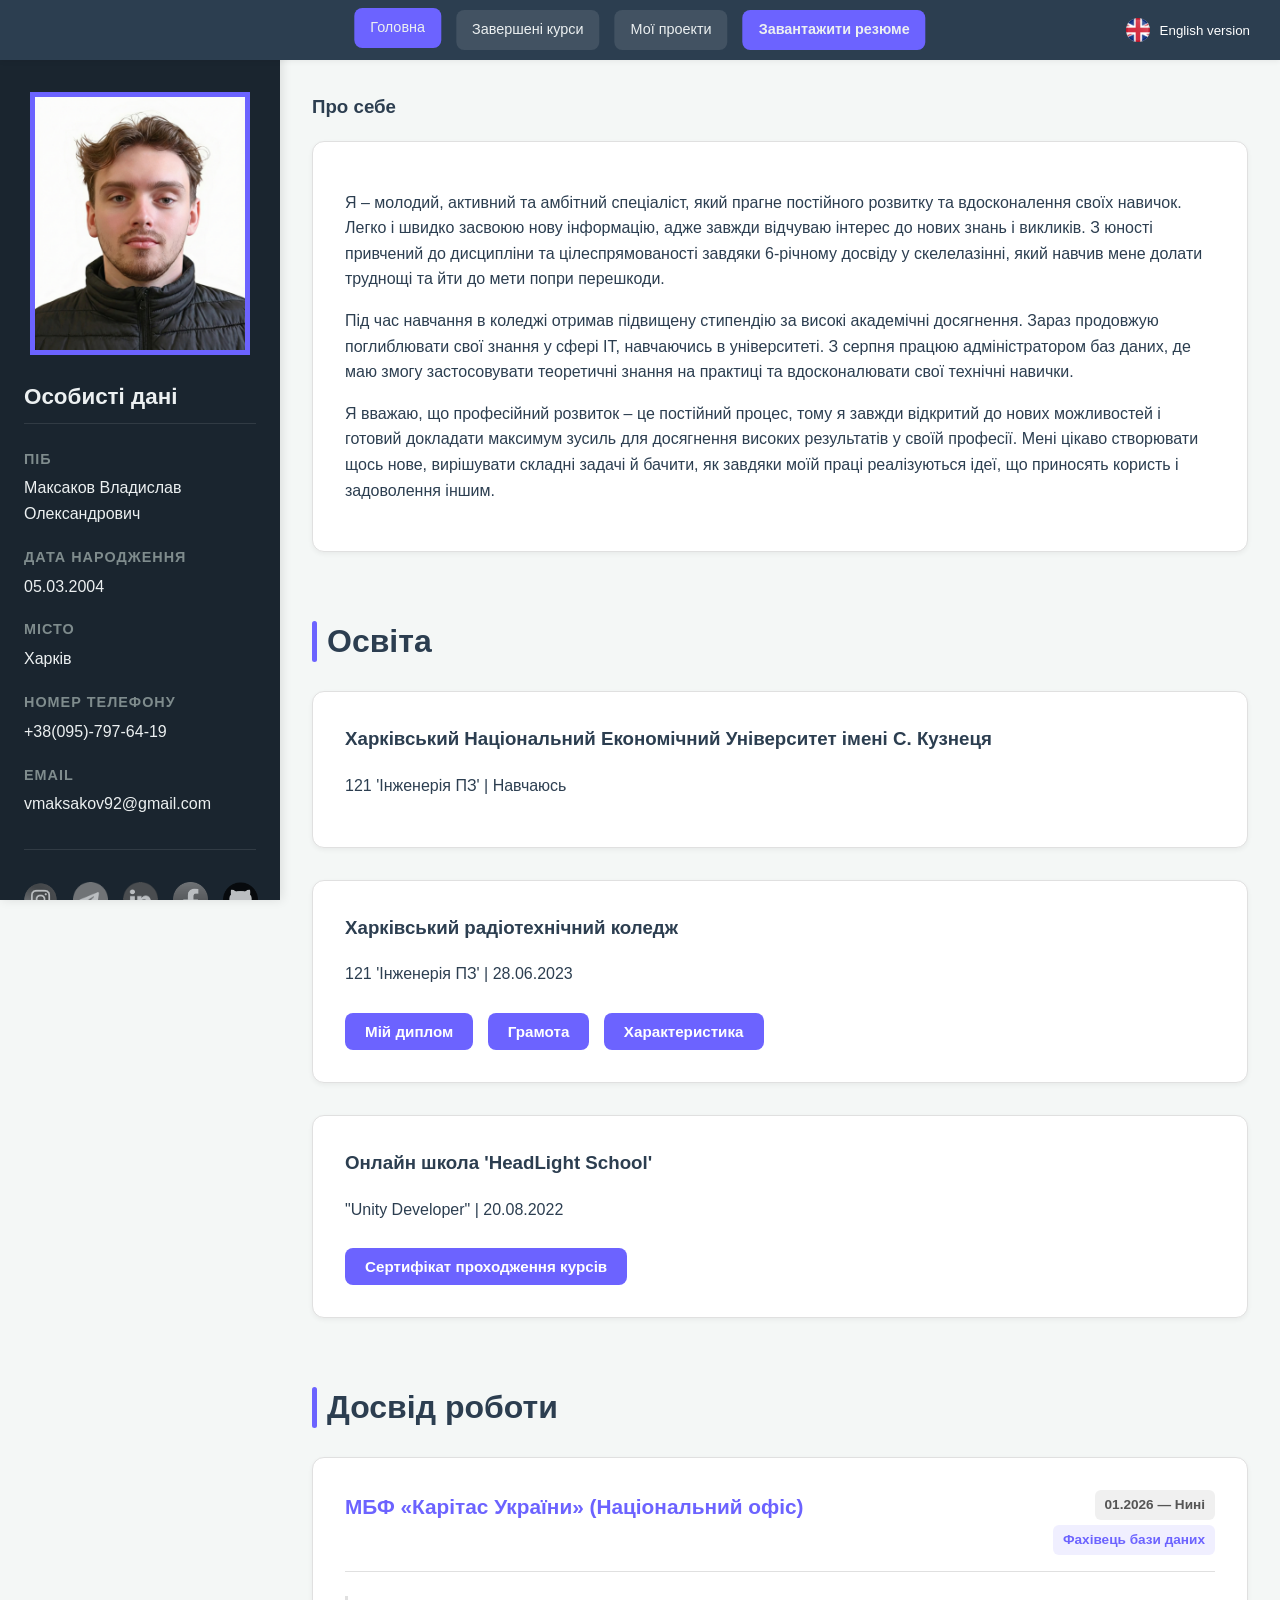
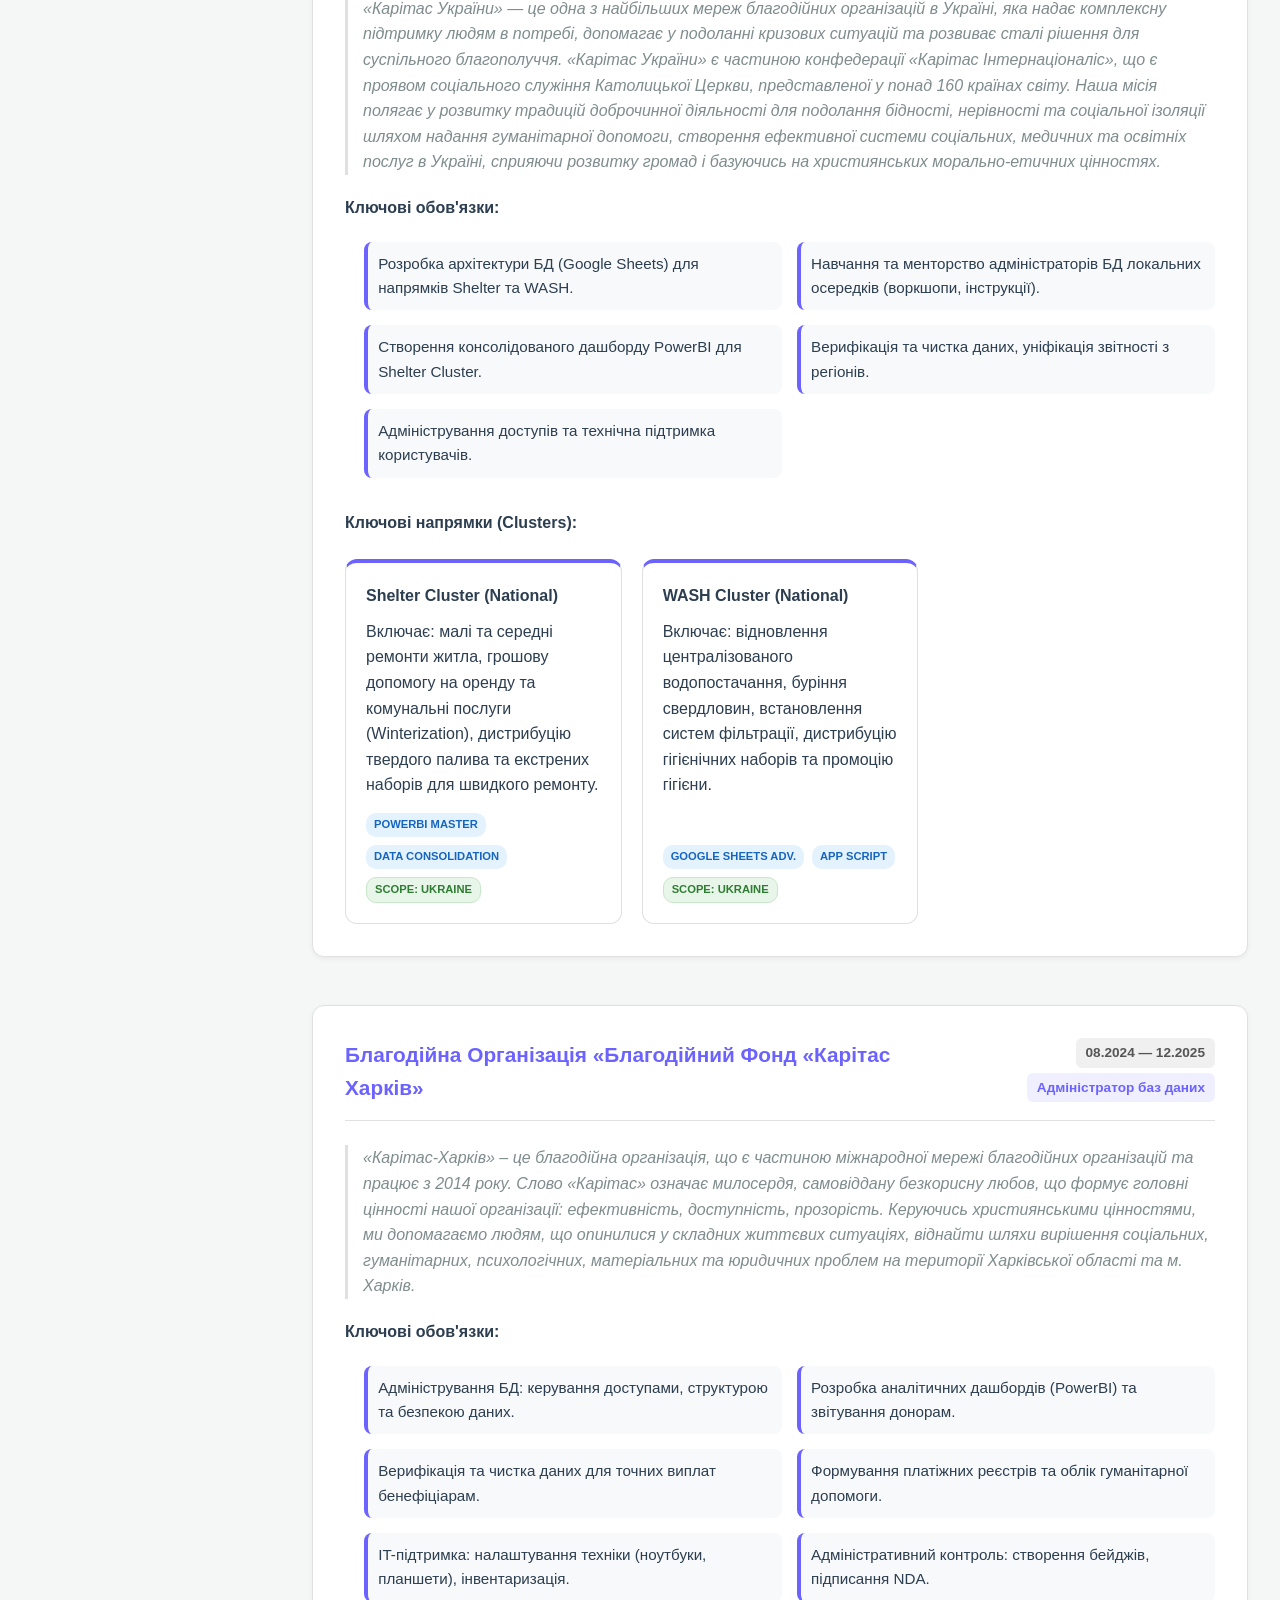
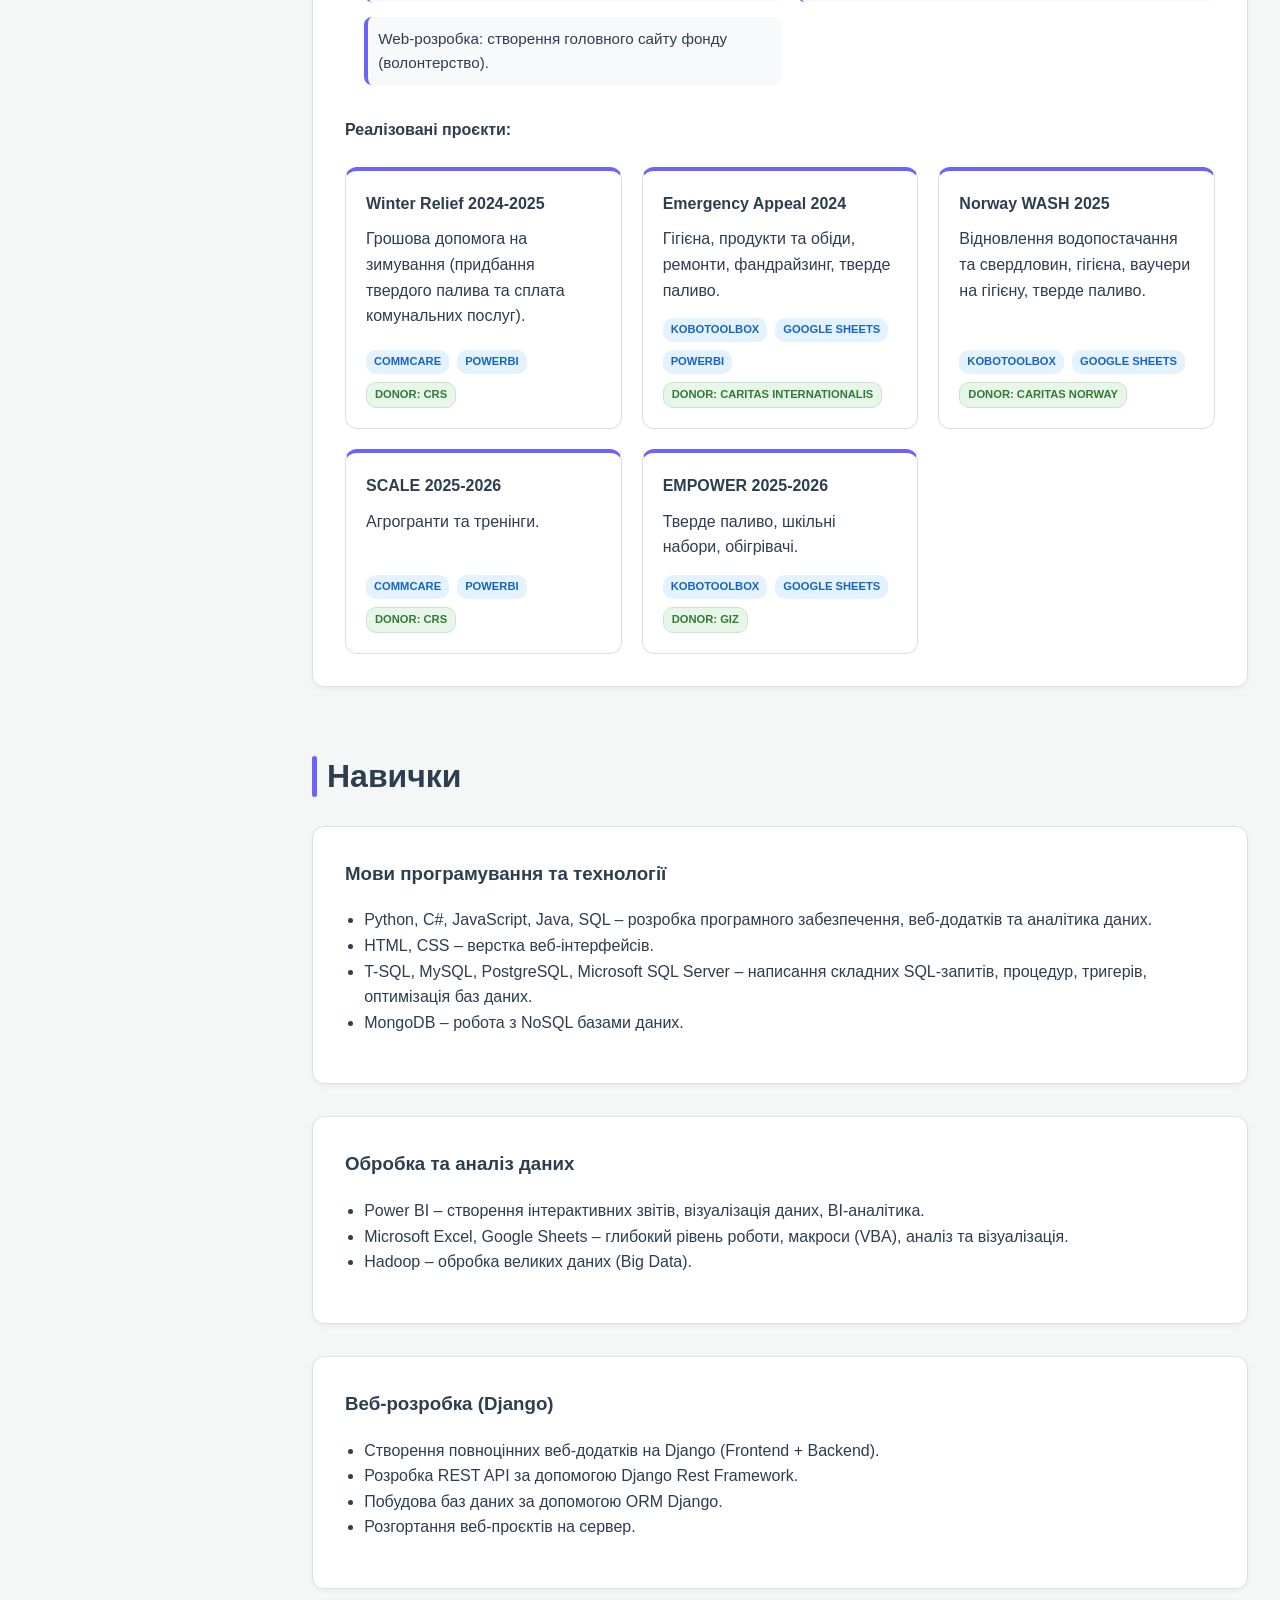
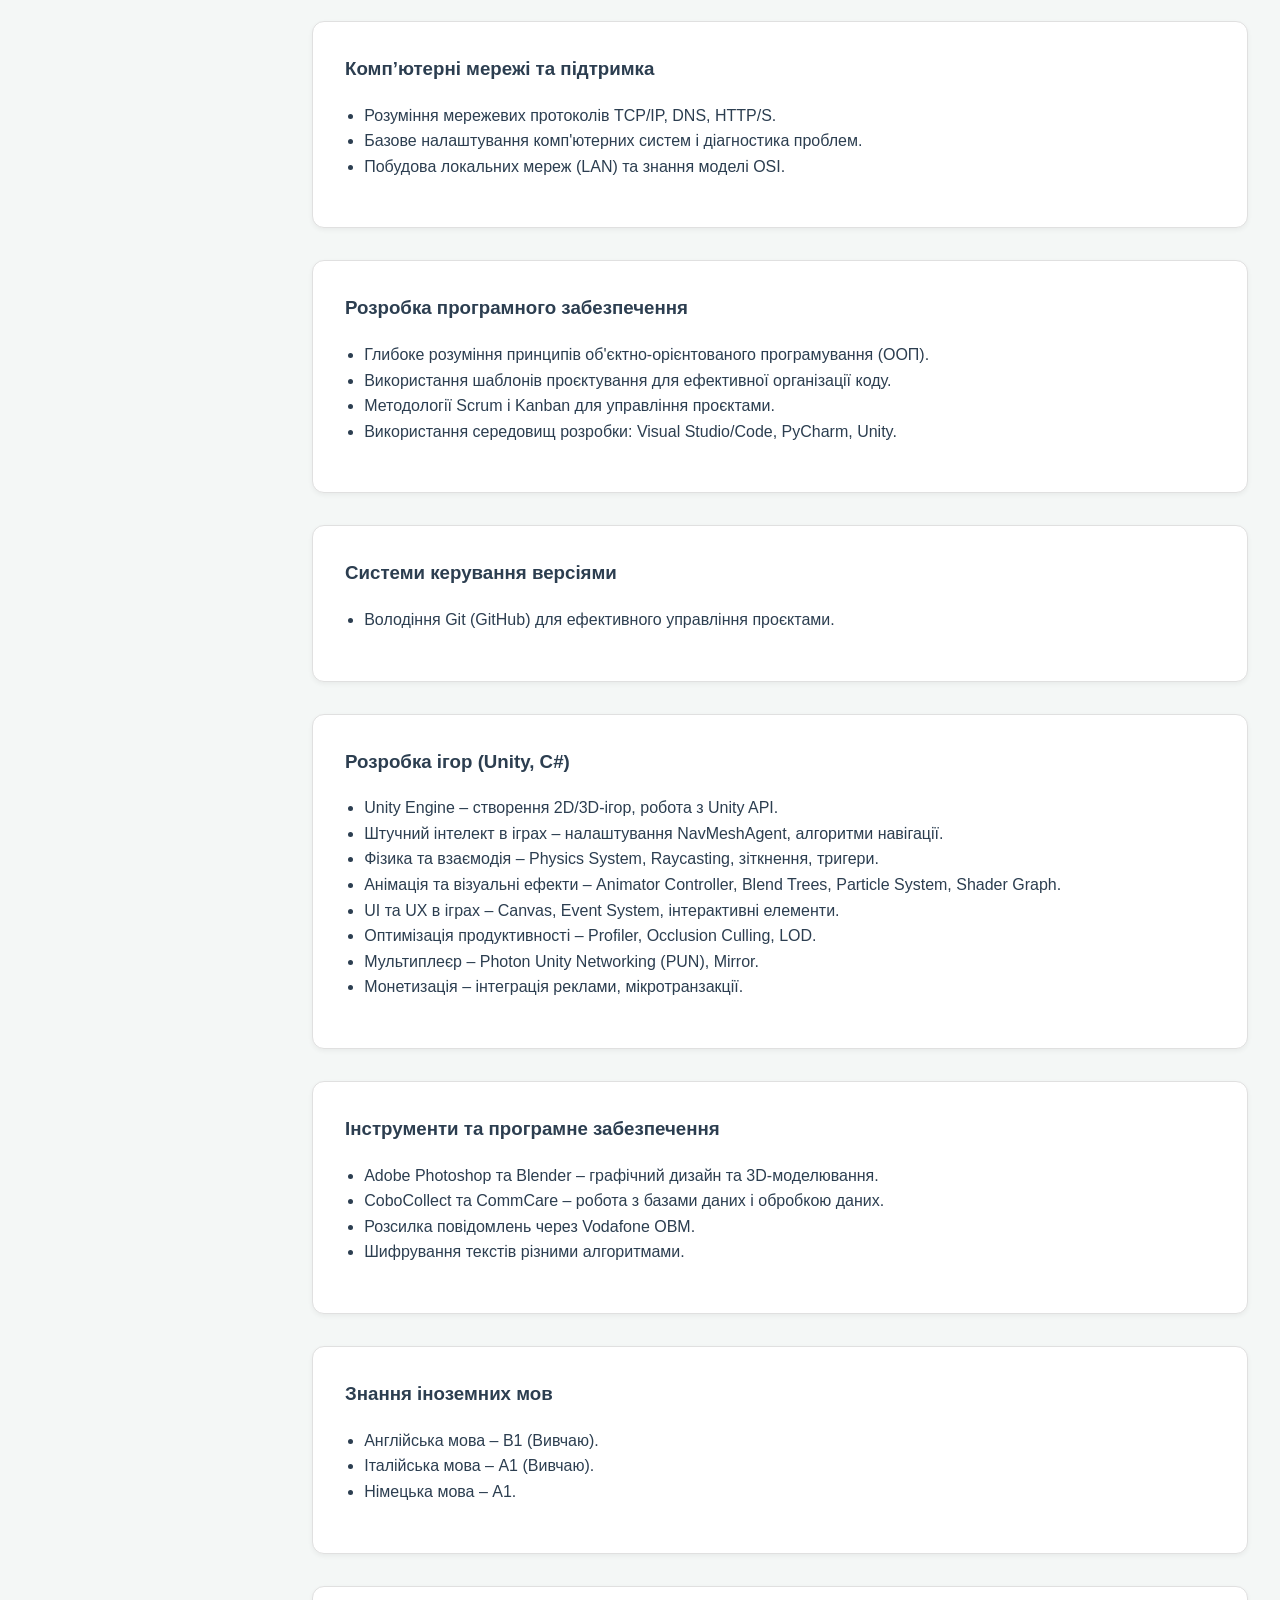
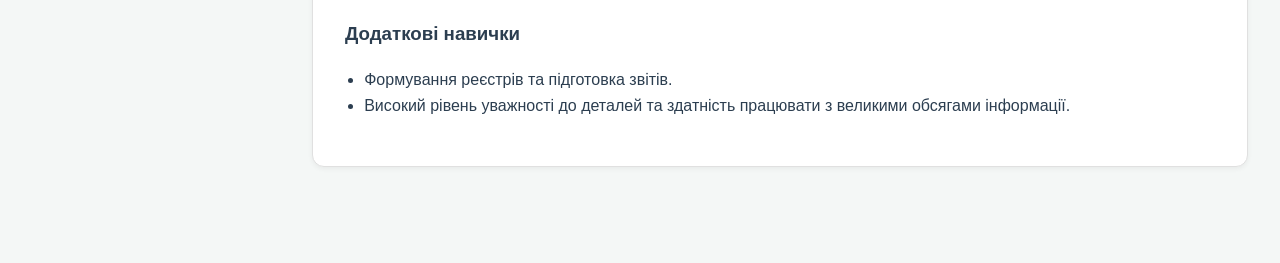
<file: index.html>
<!DOCTYPE html>
<html lang="uk">

<head>
   <meta charset="UTF-8">
   <meta name="viewport" content="width=device-width, initial-scale=1.0">
   <title data-lang-ua="Портфоліо" data-lang-en="Portfolio">Портфоліо</title>
   <link rel="stylesheet" href="styles.css">
   <script src="script.js" defer></script>
</head>

<!-- Модальне вікно для сертифікатів -->
<div id="universalModal" class="modal">
   <span class="close">&times;</span>
   <div class="modal-body" id="modalBody"></div>
</div>

<body>
   <!-- Top Bar (Header) -->
   <header class="top-bar">
      <button id="menu-toggle">☰</button>

      <nav id="page-links">
         <a href="index.html" class="active" data-lang-ua="Головна" data-lang-en="Home">Головна</a>
         <a href="courses.html" data-lang-ua="Завершені курси" data-lang-en="Completed Courses">Завершені курси</a>
         <a href="projects.html" data-lang-ua="Мої проекти" data-lang-en="My Projects">Мої проекти</a>
         <a href="Maksakov_CV.pdf" download class="resume-button" data-lang-ua="Завантажити резюме"
            data-lang-en="Download Resume">Завантажити резюме</a>
      </nav>

      <button id="language-toggle">
         <img id="flag" src="Images/uk.png" alt="Flag">
         <span id="lang-text" data-lang-ua="Українська версія" data-lang-en="Ukrainian version">Українська версія</span>
      </button>
   </header>

   <div class="container">
      <!-- Sidebar (Fixed Left) -->
      <aside id="sidebar">
         <div id="sidebar-content">
            <img src="Images/MyPhoto.png" alt="Ваше фото" id="profile-photo">

            <h1 data-lang-ua="Особисті дані" data-lang-en="General information">Особисті дані</h1>

            <h3 data-lang-ua="ПІБ" data-lang-en="Full name">ПІБ</h3>
            <p data-lang-ua="Максаков Владислав Олександрович" data-lang-en="Maksakov Vladyslav">Максаков Владислав
               Олександрович</p>

            <h3 data-lang-ua="Дата народження" data-lang-en="Date of Birth">Дата народження</h3>
            <p>05.03.2004</p>

            <h3 data-lang-ua="Місто" data-lang-en="City">Місто</h3>
            <p data-lang-ua="Харків" data-lang-en="Kharkiv">Харків</p>

            <h3 data-lang-ua="Номер телефону" data-lang-en="Phone Number">Номер телефону</h3>
            <p><a href="tel:+380957976419">+38(095)-797-64-19</a></p>

            <h3>Email</h3>
            <p><a href="mailto:vmaksakov92@gmail.com">vmaksakov92@gmail.com</a></p>

            <div id="social-icons">
               <a href="https://www.instagram.com/prosto_vlados.666/" target="_blank"><img
                     src="Images/instagram-icon.png" alt="Inst"></a>
               <a href="https://t.me/vladislave_666" target="_blank"><img src="Images/telegram-icon.png" alt="TG"></a>
               <a href="https://www.linkedin.com/in/владислав-максаков-b97384288" target="_blank"><img
                     src="Images/linkedin-icon.png" alt="In"></a>
               <a href="https://www.facebook.com/vlad.maksakov.1" target="_blank"><img src="Images/facebook-icon.png"
                     alt="FB"></a>
               <a href="https://github.com/VladislavMaksakov" target="_blank"><img src="Images/github-icon.png"
                     alt="Git"></a>
            </div>
         </div>
      </aside>

      <!-- Main Content -->
      <main class="main-content">
         <div class="main-info">

            <!-- Про себе -->
            <section id="experience">
               <h3 data-lang-ua="Про себе" data-lang-en="About Me">Про себе</h3>
               <div class="course-block animate-on-scroll">
                  <p data-lang-ua="Я – молодий, активний та амбітний спеціаліст, який прагне постійного розвитку та вдосконалення своїх навичок. Легко і швидко засвоюю нову інформацію, адже завжди відчуваю інтерес до нових знань і викликів. З юності привчений до дисципліни та цілеспрямованості завдяки 6-річному досвіду у скелелазінні, який навчив мене долати труднощі та йти до мети попри перешкоди."
                     data-lang-en="I am young, active, and ambitious specialist who strives for continuous growth and improvement of my skills. I quickly and easily absorb new information, as I am always curious and eager to take on new knowledge and challenges. Since my youth, I have been disciplined and goal-oriented thanks to six years of experience in rock climbing, which taught me to overcome difficulties and pursue my goals despite obstacles.">
                     Я – молодий, активний та амбітний спеціаліст, який прагне постійного розвитку та вдосконалення
                     своїх навичок. Легко і швидко засвоюю нову інформацію, адже завжди відчуваю інтерес до нових знань
                     і викликів. З юності привчений до дисципліни та цілеспрямованості завдяки 6-річному досвіду у
                     скелелазінні, який навчив мене долати труднощі та йти до мети попри перешкоди.
                  </p>
                  <p data-lang-ua="Під час навчання в коледжі отримав підвищену стипендію за високі академічні досягнення. Зараз продовжую поглиблювати свої знання у сфері ІТ, навчаючись в університеті. З серпня працюю адміністратором баз даних, де маю змогу застосовувати теоретичні знання на практиці та вдосконалювати свої технічні навички."
                     data-lang-en="During my college studies, I received an increased scholarship for high academic performance. I am currently deepening my knowledge in the IT field while studying at university. Since August, I have been working as a database administrator, where I have the opportunity to apply theoretical knowledge in practice and enhance my technical skills.">
                     Під час навчання в коледжі отримав підвищену стипендію за високі академічні досягнення. Зараз
                     продовжую поглиблювати свої знання у сфері ІТ, навчаючись в університеті. З серпня працюю
                     адміністратором баз даних, де маю змогу застосовувати теоретичні знання на практиці та
                     вдосконалювати свої технічні навички.
                  </p>
                  <p data-lang-ua="Я вважаю, що професійний розвиток – це постійний процес, тому я завжди відкритий до нових можливостей і готовий докладати максимум зусиль для досягнення високих результатів у своїй професії. Мені цікаво створювати щось нове, вирішувати складні задачі й бачити, як завдяки моїй праці реалізуються ідеї, що приносять користь і задоволення іншим."
                     data-lang-en="I believe that professional development is an ongoing process, which is why I am always open to new opportunities and ready to make every effort to achieve outstanding results in my profession. I enjoy creating new things, solving complex problems, and seeing how my work brings ideas to life—ideas that provide value and satisfaction to others.">
                     Я вважаю, що професійний розвиток – це постійний процес, тому я завжди відкритий до нових
                     можливостей і готовий докладати максимум зусиль для досягнення високих результатів у своїй
                     професії. Мені цікаво створювати щось нове, вирішувати складні задачі й бачити, як завдяки моїй
                     праці реалізуються ідеї, що приносять користь і задоволення іншим.
                  </p>
               </div>
            </section>

            <!-- Освіта -->
            <section id="education">
               <h2 data-lang-ua="Освіта" data-lang-en="Education">Освіта</h2>

               <div class="course-block animate-on-scroll">
                  <h3 data-lang-ua="Харківський Національний Економічний Університет імені С. Кузнеця"
                     data-lang-en="Kharkiv National Economic University named after S. Kuznets">Харківський Національний
                     Економічний Університет імені С. Кузнеця</h3>
                  <p data-lang-ua="121 'Інженерія ПЗ' | Навчаюсь" data-lang-en="121 'Software Engineering' | Studying">
                     121 'Інженерія ПЗ' | Навчаюсь</p>
               </div>

               <div class="course-block animate-on-scroll">
                  <h3 data-lang-ua="Харківський радіотехнічний коледж" data-lang-en="Kharkiv Radio Engineering College">
                     Харківський радіотехнічний коледж</h3>
                  <p>121 'Інженерія ПЗ' | 28.06.2023</p>
                  <button class="cert-button" data-lang-ua="Мій диплом" data-lang-en="My Diploma"
                     onclick="openUniversalModal('Images/Cert/Грамоти/Диплом.pdf')">Мій диплом</button>
                  <button class="cert-button" data-lang-ua="Грамота" data-lang-en="Certificate"
                     onclick="openUniversalModal('Images/Cert/Грамоти/Грамота_За_Рівень_Програмування.pdf')">Грамота</button>
                  <button class="cert-button" data-lang-ua="Характеристика" data-lang-en="Characteristic"
                     onclick="openUniversalModal('Images/Cert/Грамоти/Максаков_Характеристика.pdf')">Характеристика</button>
               </div>

               <div class="course-block animate-on-scroll">
                  <h3 data-lang-ua="Онлайн школа 'HeadLight School'" data-lang-en="Online school 'HeadLight School'">
                     Онлайн школа 'HeadLight School'</h3>
                  <p>"Unity Developer" | 20.08.2022</p>
                  <button class="cert-button" data-lang-ua="Сертифікат проходження курсів"
                     data-lang-en="Certificate of completion of courses"
                     onclick="openUniversalModal('Images/Cert/Грамоти/HeadLight_School.pdf')">Сертифікат проходження
                     курсів</button>
               </div>
            </section>

            <!-- Досвід роботи -->
            <section id="workExp">
               <h2 data-lang-ua="Досвід роботи" data-lang-en="Work Experience">Досвід роботи</h2>

               <!-- 1. Caritas Ukraine (National) -->
               <div class="work-entry animate-on-scroll" style="margin-bottom: 3rem;">
                  <div class="work-header">
                     <h3 data-lang-ua="МБФ «Карітас України» (Національний офіс)"
                        data-lang-en="ICF 'Caritas Ukraine' (National Office)">
                        МБФ «Карітас України» (Національний офіс)
                     </h3>
                     <div class="work-date">
                        <span class="date-badge" data-lang-ua="01.2026 — Нині" data-lang-en="01.2026 — Present">01.2026
                           — Нині</span>
                        <span class="role-badge" data-lang-ua="Фахівець бази даних"
                           data-lang-en="Database officer">Фахівець бази даних</span>
                     </div>
                  </div>

                  <p class="work-description"
                     data-lang-ua="«Карітас України» — це одна з найбільших мереж благодійних організацій в Україні, яка надає комплексну підтримку людям в потребі, допомагає у подоланні кризових ситуацій та розвиває сталі рішення для суспільного благополуччя. «Карітас України» є частиною конфедерації «Карітас Інтернаціоналіс», що є проявом соціального служіння Католицької Церкви, представленої у понад 160 країнах світу. Наша місія полягає у розвитку традицій доброчинної діяльності для подолання бідності, нерівності та соціальної ізоляції шляхом надання гуманітарної допомоги, створення ефективної системи соціальних, медичних та освітніх послуг в Україні, сприяючи розвитку громад і базуючись на християнських морально-етичних цінностях."
                     data-lang-en="'Caritas Ukraine' is one of the largest charitable networks in Ukraine, providing comprehensive support to people in need, helping to overcome crisis situations, and developing sustainable solutions for social well-being. 'Caritas Ukraine' is part of the 'Caritas Internationalis' confederation, a manifestation of the social ministry of the Catholic Church, present in over 160 countries. Our mission is to develop traditions of charitable activity to overcome poverty, inequality, and social isolation by providing humanitarian aid, creating an effective system of social, medical, and educational services in Ukraine, fostering community development based on Christian moral and ethical values.">
                     «Карітас України» — це одна з найбільших мереж благодійних організацій в Україні, яка надає
                     комплексну підтримку людям в потребі, допомагає у подоланні кризових ситуацій та розвиває сталі
                     рішення для суспільного благополуччя. «Карітас України» є частиною конфедерації «Карітас
                     Інтернаціоналіс», що є проявом соціального служіння Католицької Церкви, представленої у понад 160
                     країнах світу. Наша місія полягає у розвитку традицій доброчинної діяльності для подолання
                     бідності, нерівності та соціальної ізоляції шляхом надання гуманітарної допомоги, створення
                     ефективної системи соціальних, медичних та освітніх послуг в Україні, сприяючи розвитку громад і
                     базуючись на християнських морально-етичних цінностях.
                  </p>

                  <h4 data-lang-ua="Ключові обов'язки:" data-lang-en="Key Responsibilities:">Ключові обов'язки:</h4>
                  <ul class="responsibilities-list">
                     <li data-lang-ua="Розробка архітектури БД (Google Sheets) для напрямків Shelter та WASH."
                        data-lang-en="Developing DB architecture (Google Sheets) for Shelter and WASH sectors.">Розробка
                        архітектури БД (Google Sheets) для напрямків Shelter та WASH.</li>
                     <li data-lang-ua="Навчання та менторство адміністраторів БД локальних осередків (воркшопи, інструкції)."
                        data-lang-en="Training and mentoring local DB admins (workshops, manuals).">Навчання та
                        менторство адміністраторів БД локальних осередків (воркшопи, інструкції).</li>
                     <li data-lang-ua="Створення консолідованого дашборду PowerBI для Shelter Cluster."
                        data-lang-en="Creating a consolidated PowerBI dashboard for the Shelter Cluster.">Створення
                        консолідованого дашборду PowerBI для Shelter Cluster.</li>
                     <li data-lang-ua="Верифікація та чистка даних, уніфікація звітності з регіонів."
                        data-lang-en="Data verification, cleaning, and unification of reporting from regions.">
                        Верифікація та чистка даних, уніфікація звітності з регіонів.</li>
                     <li data-lang-ua="Адміністрування доступів та технічна підтримка користувачів."
                        data-lang-en="Access administration and technical support for users.">Адміністрування доступів
                        та технічна підтримка користувачів.</li>
                  </ul>

                  <h4 class="projects-header" data-lang-ua="Ключові напрямки (Clusters):"
                     data-lang-en="Key Focus Areas (Clusters):">Ключові напрямки (Clusters):</h4>
                  <div class="projects-grid">
                     <div class="project-card">
                        <div class="project-title">Shelter Cluster (National)</div>
                        <div class="project-details"
                           data-lang-ua="Включає: малі та середні ремонти житла, грошову допомогу на оренду та комунальні послуги (Winterization), дистрибуцію твердого палива та екстрених наборів для швидкого ремонту."
                           data-lang-en="Includes: light and medium housing repairs, cash for rent and utilities (Winterization), distribution of solid fuel and emergency shelter kits.">
                           Включає: малі та середні ремонти житла, грошову допомогу на оренду та комунальні послуги
                           (Winterization), дистрибуцію твердого палива та екстрених наборів для швидкого ремонту.
                        </div>
                        <div class="project-tags">
                           <span class="tag tag-soft">PowerBI Master</span>
                           <span class="tag tag-soft">Data Consolidation</span>
                           <span class="tag tag-donor">Scope: Ukraine</span>
                        </div>
                     </div>
                     <div class="project-card">
                        <div class="project-title">WASH Cluster (National)</div>
                        <div class="project-details"
                           data-lang-ua="Включає: відновлення централізованого водопостачання, буріння свердловин, встановлення систем фільтрації, дистрибуцію гігієнічних наборів та промоцію гігієни."
                           data-lang-en="Includes: restoration of centralized water supply, borehole drilling, installation of filtration systems, distribution of hygiene kits, and hygiene promotion.">
                           Включає: відновлення централізованого водопостачання, буріння свердловин, встановлення систем
                           фільтрації, дистрибуцію гігієнічних наборів та промоцію гігієни.
                        </div>
                        <div class="project-tags">
                           <span class="tag tag-soft">Google Sheets Adv.</span>
                           <span class="tag tag-soft">App Script</span>
                           <span class="tag tag-donor">Scope: Ukraine</span>
                        </div>
                     </div>
                  </div>
               </div>

               <!-- 2. Caritas Kharkiv -->
               <div class="work-entry animate-on-scroll">
                  <div class="work-header">
                     <h3 data-lang-ua="Благодійна Організація «Благодійний Фонд «Карітас Харків»"
                        data-lang-en="Charitable Organization 'Caritas Kharkiv'">
                        Благодійна Організація «Благодійний Фонд «Карітас Харків»
                     </h3>
                     <div class="work-date">
                        <span class="date-badge">08.2024 — 12.2025</span>
                        <span class="role-badge" data-lang-ua="Адміністратор баз даних"
                           data-lang-en="Database Administrator">Адміністратор баз даних</span>
                     </div>
                  </div>

                  <p class="work-description"
                     data-lang-ua="«Карітас-Харків» – це благодійна організація, що є частиною міжнародної мережі благодійних організацій та працює з 2014 року. Слово «Карітас» означає милосердя, самовіддану безкорисну любов, що формує головні цінності нашої організації: ефективність, доступність, прозорість. Керуючись християнськими цінностями, ми допомагаємо людям, що опинилися у складних життєвих ситуаціях, віднайти шляхи вирішення соціальних, гуманітарних, психологічних, матеріальних та юридичних проблем на території Харківської області та м. Харків."
                     data-lang-en="'Caritas-Kharkiv' is a charitable organization, part of an international network, operating since 2014. The word 'Caritas' means mercy and selfless love, forming our core values: efficiency, accessibility, and transparency. Guided by Christian values, we help people in difficult life situations find solutions to social, humanitarian, psychological, material, and legal problems in Kharkiv and the Kharkiv region.">
                     «Карітас-Харків» – це благодійна організація, що є частиною міжнародної мережі благодійних
                     організацій та працює з 2014 року. Слово «Карітас» означає милосердя, самовіддану безкорисну любов,
                     що формує головні цінності нашої організації: ефективність, доступність, прозорість. Керуючись
                     християнськими цінностями, ми допомагаємо людям, що опинилися у складних життєвих ситуаціях,
                     віднайти шляхи вирішення соціальних, гуманітарних, психологічних, матеріальних та юридичних проблем
                     на території Харківської області та м. Харків.
                  </p>

                  <h4 data-lang-ua="Ключові обов'язки:" data-lang-en="Key Responsibilities:">Ключові обов'язки:</h4>
                  <ul class="responsibilities-list">
                     <li data-lang-ua="Адміністрування БД: керування доступами, структурою та безпекою даних."
                        data-lang-en="DB Administration: managing access, structure, and data security.">Адміністрування
                        БД: керування доступами, структурою та безпекою даних.</li>
                     <li data-lang-ua="Розробка аналітичних дашбордів (PowerBI) та звітування донорам."
                        data-lang-en="Developing analytical dashboards (PowerBI) and donor reporting.">Розробка
                        аналітичних дашбордів (PowerBI) та звітування донорам.</li>
                     <li data-lang-ua="Верифікація та чистка даних для точних виплат бенефіціарам."
                        data-lang-en="Data verification and cleaning for accurate beneficiary payments.">Верифікація та
                        чистка даних для точних виплат бенефіціарам.</li>
                     <li data-lang-ua="Формування платіжних реєстрів та облік гуманітарної допомоги."
                        data-lang-en="Generating payment registries and accounting for humanitarian aid.">Формування
                        платіжних реєстрів та облік гуманітарної допомоги.</li>
                     <li data-lang-ua="IT-підтримка: налаштування техніки (ноутбуки, планшети), інвентаризація."
                        data-lang-en="IT Support: hardware setup (laptops, tablets), inventory.">IT-підтримка:
                        налаштування техніки (ноутбуки, планшети), інвентаризація.</li>
                     <li data-lang-ua="Адміністративний контроль: створення бейджів, підписання NDA."
                        data-lang-en="Admin control: creating badges, signing NDAs.">Адміністративний контроль:
                        створення бейджів, підписання NDA.</li>
                     <li data-lang-ua="Web-розробка: створення головного сайту фонду (волонтерство)."
                        data-lang-en="Web Development: creating the main fund website (volunteering).">Web-розробка:
                        створення головного сайту фонду (волонтерство).</li>
                  </ul>

                  <h4 class="projects-header" data-lang-ua="Реалізовані проєкти:" data-lang-en="Projects Implemented:">
                     Реалізовані проєкти:</h4>
                  <div class="projects-grid">
                     <!-- Project 1 -->
                     <div class="project-card">
                        <div class="project-title">Winter Relief 2024-2025</div>
                        <div class="project-details"
                           data-lang-ua="Грошова допомога на зимування (придбання твердого палива та сплата комунальних послуг)."
                           data-lang-en="Winterization cash assistance (solid fuel purchase and utility payments).">
                           Грошова допомога на зимування (придбання твердого палива та сплата комунальних послуг).
                        </div>
                        <div class="project-tags">
                           <span class="tag tag-soft">CommCare</span>
                           <span class="tag tag-soft">PowerBI</span>
                           <span class="tag tag-donor">Donor: CRS</span>
                        </div>
                     </div>

                     <!-- Project 2 -->
                     <div class="project-card">
                        <div class="project-title">Emergency Appeal 2024</div>
                        <div class="project-details"
                           data-lang-ua="Гігієна, продукти та обіди, ремонти, фандрайзинг, тверде паливо."
                           data-lang-en="Hygiene, food and meals, repairs, fundraising, solid fuel.">
                           Гігієна, продукти та обіди, ремонти, фандрайзинг, тверде паливо.
                        </div>
                        <div class="project-tags">
                           <span class="tag tag-soft">KoboToolBox</span>
                           <span class="tag tag-soft">Google Sheets</span>
                           <span class="tag tag-soft">PowerBI</span>
                           <span class="tag tag-donor">Donor: Caritas Internationalis</span>
                        </div>
                     </div>

                     <!-- Project 3 -->
                     <div class="project-card">
                        <div class="project-title">Norway WASH 2025</div>
                        <div class="project-details"
                           data-lang-ua="Відновлення водопостачання та свердловин, гігієна, ваучери на гігієну, тверде паливо."
                           data-lang-en="Restoration of water supply and boreholes, hygiene, hygiene vouchers, solid fuel.">
                           Відновлення водопостачання та свердловин, гігієна, ваучери на гігієну, тверде паливо.
                        </div>
                        <div class="project-tags">
                           <span class="tag tag-soft">KoboToolBox</span>
                           <span class="tag tag-soft">Google Sheets</span>
                           <span class="tag tag-donor">Donor: Caritas Norway</span>
                        </div>
                     </div>

                     <!-- Project 4 -->
                     <div class="project-card">
                        <div class="project-title">SCALE 2025-2026</div>
                        <div class="project-details" data-lang-ua="Агрогранти та тренінги."
                           data-lang-en="Agricultural grants and trainings.">
                           Агрогранти та тренінги.
                        </div>
                        <div class="project-tags">
                           <span class="tag tag-soft">CommCare</span>
                           <span class="tag tag-soft">PowerBI</span>
                           <span class="tag tag-donor">Donor: CRS</span>
                        </div>
                     </div>

                     <!-- Project 5 -->
                     <div class="project-card">
                        <div class="project-title">EMPOWER 2025-2026</div>
                        <div class="project-details" data-lang-ua="Тверде паливо, шкільні набори, обігрівачі."
                           data-lang-en="Solid fuel, school kits, heaters.">
                           Тверде паливо, шкільні набори, обігрівачі.
                        </div>
                        <div class="project-tags">
                           <span class="tag tag-soft">KoboToolBox</span>
                           <span class="tag tag-soft">Google Sheets</span>
                           <span class="tag tag-donor">Donor: GIZ</span>
                        </div>
                     </div>
                  </div>
               </div>
            </section>

            <!-- Навички -->
            <section id="skills">
               <h2 data-lang-ua="Навички" data-lang-en="Skills">Навички</h2>

               <div class="course-block animate-on-scroll">
                  <h3 data-lang-ua="Мови програмування та технології"
                     data-lang-en="Programming Languages and Technologies">Мови програмування та технології</h3>
                  <ul>
                     <li data-lang-ua="Python, C#, JavaScript, Java, SQL – розробка програмного забезпечення, веб-додатків та аналітика даних."
                        data-lang-en="Python, C#, JavaScript, Java, SQL – software development, web applications, and data analytics.">
                        Python, C#, JavaScript, Java, SQL – розробка програмного забезпечення, веб-додатків та аналітика
                        даних.</li>
                     <li data-lang-ua="HTML, CSS – верстка веб-інтерфейсів."
                        data-lang-en="HTML, CSS – web interface layout.">HTML, CSS – верстка веб-інтерфейсів.</li>
                     <li data-lang-ua="T-SQL, MySQL, PostgreSQL, Microsoft SQL Server – написання складних SQL-запитів, процедур, тригерів, оптимізація баз даних."
                        data-lang-en="T-SQL, MySQL, PostgreSQL, Microsoft SQL Server – writing complex SQL queries, procedures, triggers, and database optimization.">
                        T-SQL, MySQL, PostgreSQL, Microsoft SQL Server – написання складних SQL-запитів, процедур,
                        тригерів, оптимізація баз даних.</li>
                     <li data-lang-ua="MongoDB – робота з NoSQL базами даних."
                        data-lang-en="MongoDB – working with NoSQL databases.">MongoDB – робота з NoSQL базами даних.
                     </li>
                  </ul>
               </div>

               <div class="course-block animate-on-scroll">
                  <h3 data-lang-ua="Обробка та аналіз даних" data-lang-en="Data Processing and Analysis">Обробка та
                     аналіз
                     даних</h3>
                  <ul>
                     <li data-lang-ua="Power BI – створення інтерактивних звітів, візуалізація даних, BI-аналітика."
                        data-lang-en="Power BI – creating interactive reports, data visualization, BI analytics.">Power
                        BI
                        – створення інтерактивних звітів, візуалізація даних, BI-аналітика.</li>
                     <li data-lang-ua="Microsoft Excel, Google Sheets – глибокий рівень роботи, макроси (VBA), аналіз та візуалізація."
                        data-lang-en="Microsoft Excel, Google Sheets – advanced usage, macros (VBA), analysis and visualization.">
                        Microsoft Excel, Google Sheets – глибокий рівень роботи, макроси (VBA), аналіз та візуалізація.
                     </li>
                     <li data-lang-ua="Hadoop – обробка великих даних (Big Data)."
                        data-lang-en="Hadoop – big data processing.">Hadoop – обробка великих даних (Big Data).</li>
                  </ul>
               </div>

               <div class="course-block animate-on-scroll">
                  <h3 data-lang-ua="Веб-розробка (Django)" data-lang-en="Web Development (Django)">Веб-розробка (Django)
                  </h3>
                  <ul>
                     <li data-lang-ua="Створення повноцінних веб-додатків на Django (Frontend + Backend)."
                        data-lang-en="Building full-fledged web applications with Django (Frontend + Backend).">
                        Створення
                        повноцінних веб-додатків на Django (Frontend + Backend).</li>
                     <li data-lang-ua="Розробка REST API за допомогою Django Rest Framework."
                        data-lang-en="Developing REST APIs with Django Rest Framework.">Розробка REST API за допомогою
                        Django Rest Framework.</li>
                     <li data-lang-ua="Побудова баз даних за допомогою ORM Django."
                        data-lang-en="Database building using Django ORM.">Побудова баз даних за допомогою ORM Django.
                     </li>
                     <li data-lang-ua="Розгортання веб-проєктів на сервер."
                        data-lang-en="Deploying web projects to a server.">Розгортання веб-проєктів на сервер.</li>
                  </ul>
               </div>

               <div class="course-block animate-on-scroll">
                  <h3 data-lang-ua="Комп’ютерні мережі та підтримка" data-lang-en="Computer Networks and Support">
                     Комп’ютерні мережі та підтримка</h3>
                  <ul>
                     <li data-lang-ua="Розуміння мережевих протоколів TCP/IP, DNS, HTTP/S."
                        data-lang-en="Understanding network protocols TCP/IP, DNS, HTTP/S.">Розуміння мережевих
                        протоколів
                        TCP/IP, DNS, HTTP/S.</li>
                     <li data-lang-ua="Базове налаштування комп'ютерних систем і діагностика проблем."
                        data-lang-en="Basic configuration of computer systems and troubleshooting.">Базове налаштування
                        комп'ютерних систем і діагностика проблем.</li>
                     <li data-lang-ua="Побудова локальних мереж (LAN) та знання моделі OSI."
                        data-lang-en="Building local networks (LAN) and understanding OSI model.">Побудова локальних
                        мереж
                        (LAN) та знання моделі OSI.</li>
                  </ul>
               </div>

               <div class="course-block animate-on-scroll">
                  <h3 data-lang-ua="Розробка програмного забезпечення" data-lang-en="Software Development">Розробка
                     програмного забезпечення</h3>
                  <ul>
                     <li data-lang-ua="Глибоке розуміння принципів об'єктно-орієнтованого програмування (ООП)."
                        data-lang-en="Deep understanding of object-oriented programming (OOP) principles.">Глибоке
                        розуміння принципів об'єктно-орієнтованого програмування (ООП).</li>
                     <li data-lang-ua="Використання шаблонів проєктування для ефективної організації коду."
                        data-lang-en="Using design patterns for effective code organization.">Використання шаблонів
                        проєктування для ефективної організації коду.</li>
                     <li data-lang-ua="Методології Scrum і Kanban для управління проєктами."
                        data-lang-en="Scrum and Kanban methodologies for project management.">Методології Scrum і Kanban
                        для управління проєктами.</li>
                     <li data-lang-ua="Використання середовищ розробки: Visual Studio/Code, PyCharm, Unity."
                        data-lang-en="Using development environments: Visual Studio/Code, PyCharm, Unity.">Використання
                        середовищ розробки: Visual Studio/Code, PyCharm, Unity.</li>
                  </ul>
               </div>

               <div class="course-block animate-on-scroll">
                  <h3 data-lang-ua="Системи керування версіями" data-lang-en="Version Control Systems">Системи керування
                     версіями</h3>
                  <ul>
                     <li data-lang-ua="Володіння Git (GitHub) для ефективного управління проєктами."
                        data-lang-en="Proficient in Git (GitHub) for effective project management.">Володіння Git
                        (GitHub)
                        для ефективного управління проєктами.</li>
                  </ul>
               </div>

               <div class="course-block animate-on-scroll">
                  <h3 data-lang-ua="Розробка ігор (Unity, C#)" data-lang-en="Game Development (Unity, C#)">Розробка ігор
                     (Unity, C#)</h3>
                  <ul>
                     <li data-lang-ua="Unity Engine – створення 2D/3D-ігор, робота з Unity API."
                        data-lang-en="Unity Engine – creating 2D/3D games, working with Unity API.">Unity Engine –
                        створення 2D/3D-ігор, робота з Unity API.</li>
                     <li data-lang-ua="Штучний інтелект в іграх – налаштування NavMeshAgent, алгоритми навігації."
                        data-lang-en="AI in games – setting up NavMeshAgent, navigation algorithms.">Штучний інтелект в
                        іграх – налаштування NavMeshAgent, алгоритми навігації.</li>
                     <li data-lang-ua="Фізика та взаємодія – Physics System, Raycasting, зіткнення, тригери."
                        data-lang-en="Physics and interaction – Physics System, Raycasting, collisions, triggers.">
                        Фізика
                        та взаємодія – Physics System, Raycasting, зіткнення, тригери.</li>
                     <li data-lang-ua="Анімація та візуальні ефекти – Animator Controller, Blend Trees, Particle System, Shader Graph."
                        data-lang-en="Animation and visual effects – Animator Controller, Blend Trees, Particle System, Shader Graph.">
                        Анімація та візуальні ефекти – Animator Controller, Blend Trees, Particle System, Shader Graph.
                     </li>
                     <li data-lang-ua="UI та UX в іграх – Canvas, Event System, інтерактивні елементи."
                        data-lang-en="UI and UX in games – Canvas, Event System, interactive elements.">UI та UX в іграх
                        –
                        Canvas, Event System, інтерактивні елементи.</li>
                     <li data-lang-ua="Оптимізація продуктивності – Profiler, Occlusion Culling, LOD."
                        data-lang-en="Performance optimization – Profiler, Occlusion Culling, LOD.">Оптимізація
                        продуктивності – Profiler, Occlusion Culling, LOD.</li>
                     <li data-lang-ua="Мультиплеєр – Photon Unity Networking (PUN), Mirror."
                        data-lang-en="Multiplayer – Photon Unity Networking (PUN), Mirror.">Мультиплеєр – Photon Unity
                        Networking (PUN), Mirror.</li>
                     <li data-lang-ua="Монетизація – інтеграція реклами, мікротранзакції."
                        data-lang-en="Monetization – ad integration, microtransactions.">Монетизація – інтеграція
                        реклами,
                        мікротранзакції.</li>
                  </ul>
               </div>

               <div class="course-block animate-on-scroll">
                  <h3 data-lang-ua="Інструменти та програмне забезпечення" data-lang-en="Tools and Software">Інструменти
                     та
                     програмне забезпечення</h3>
                  <ul>
                     <li data-lang-ua="Adobe Photoshop та Blender – графічний дизайн та 3D-моделювання."
                        data-lang-en="Adobe Photoshop and Blender – graphic design and 3D modeling.">Adobe Photoshop та
                        Blender – графічний дизайн та 3D-моделювання.</li>
                     <li data-lang-ua="CoboCollect та CommCare – робота з базами даних і обробкою даних."
                        data-lang-en="CoboCollect and CommCare – working with databases and data collection.">
                        CoboCollect
                        та CommCare – робота з базами даних і обробкою даних.</li>
                     <li data-lang-ua="Розсилка повідомлень через Vodafone OBM."
                        data-lang-en="Messaging via Vodafone OBM.">Розсилка повідомлень через Vodafone OBM.</li>
                     <li data-lang-ua="Шифрування текстів різними алгоритмами."
                        data-lang-en="Encrypting texts with different algorithms.">Шифрування текстів різними
                        алгоритмами.
                     </li>
                  </ul>
               </div>

               <div class="course-block animate-on-scroll">
                  <h3 data-lang-ua="Знання іноземних мов" data-lang-en="Knowledge of Foreign Languages">Знання іноземних
                     мов</h3>
                  <ul>
                     <li data-lang-ua="Англійська мова – B1 (Вивчаю)." data-lang-en="English – B1 (Learning).">
                        Англійська
                        мова – B1 (Вивчаю).</li>
                     <li data-lang-ua="Італійська мова – A1 (Вивчаю)." data-lang-en="Italian – A1 (Learning).">
                        Італійська
                        мова – A1 (Вивчаю).</li>
                     <li data-lang-ua="Німецька мова – A1." data-lang-en="German – A1.">Німецька мова – A1.</li>
                  </ul>
               </div>

               <div class="course-block animate-on-scroll">
                  <h3 data-lang-ua="Додаткові навички" data-lang-en="Additional Skills">Додаткові навички</h3>
                  <ul>
                     <li data-lang-ua="Формування реєстрів та підготовка звітів."
                        data-lang-en="Register formation and report preparation.">Формування реєстрів та підготовка
                        звітів.
                     </li>
                     <li data-lang-ua="Високий рівень уважності до деталей та здатність працювати з великими обсягами інформації."
                        data-lang-en="High attention to detail and ability to work with large volumes of information.">
                        Високий рівень уважності до деталей та здатність працювати з великими обсягами інформації.</li>
                  </ul>
               </div>
            </section>

         </div>
      </main>
   </div>
</body>

</html>
</file>
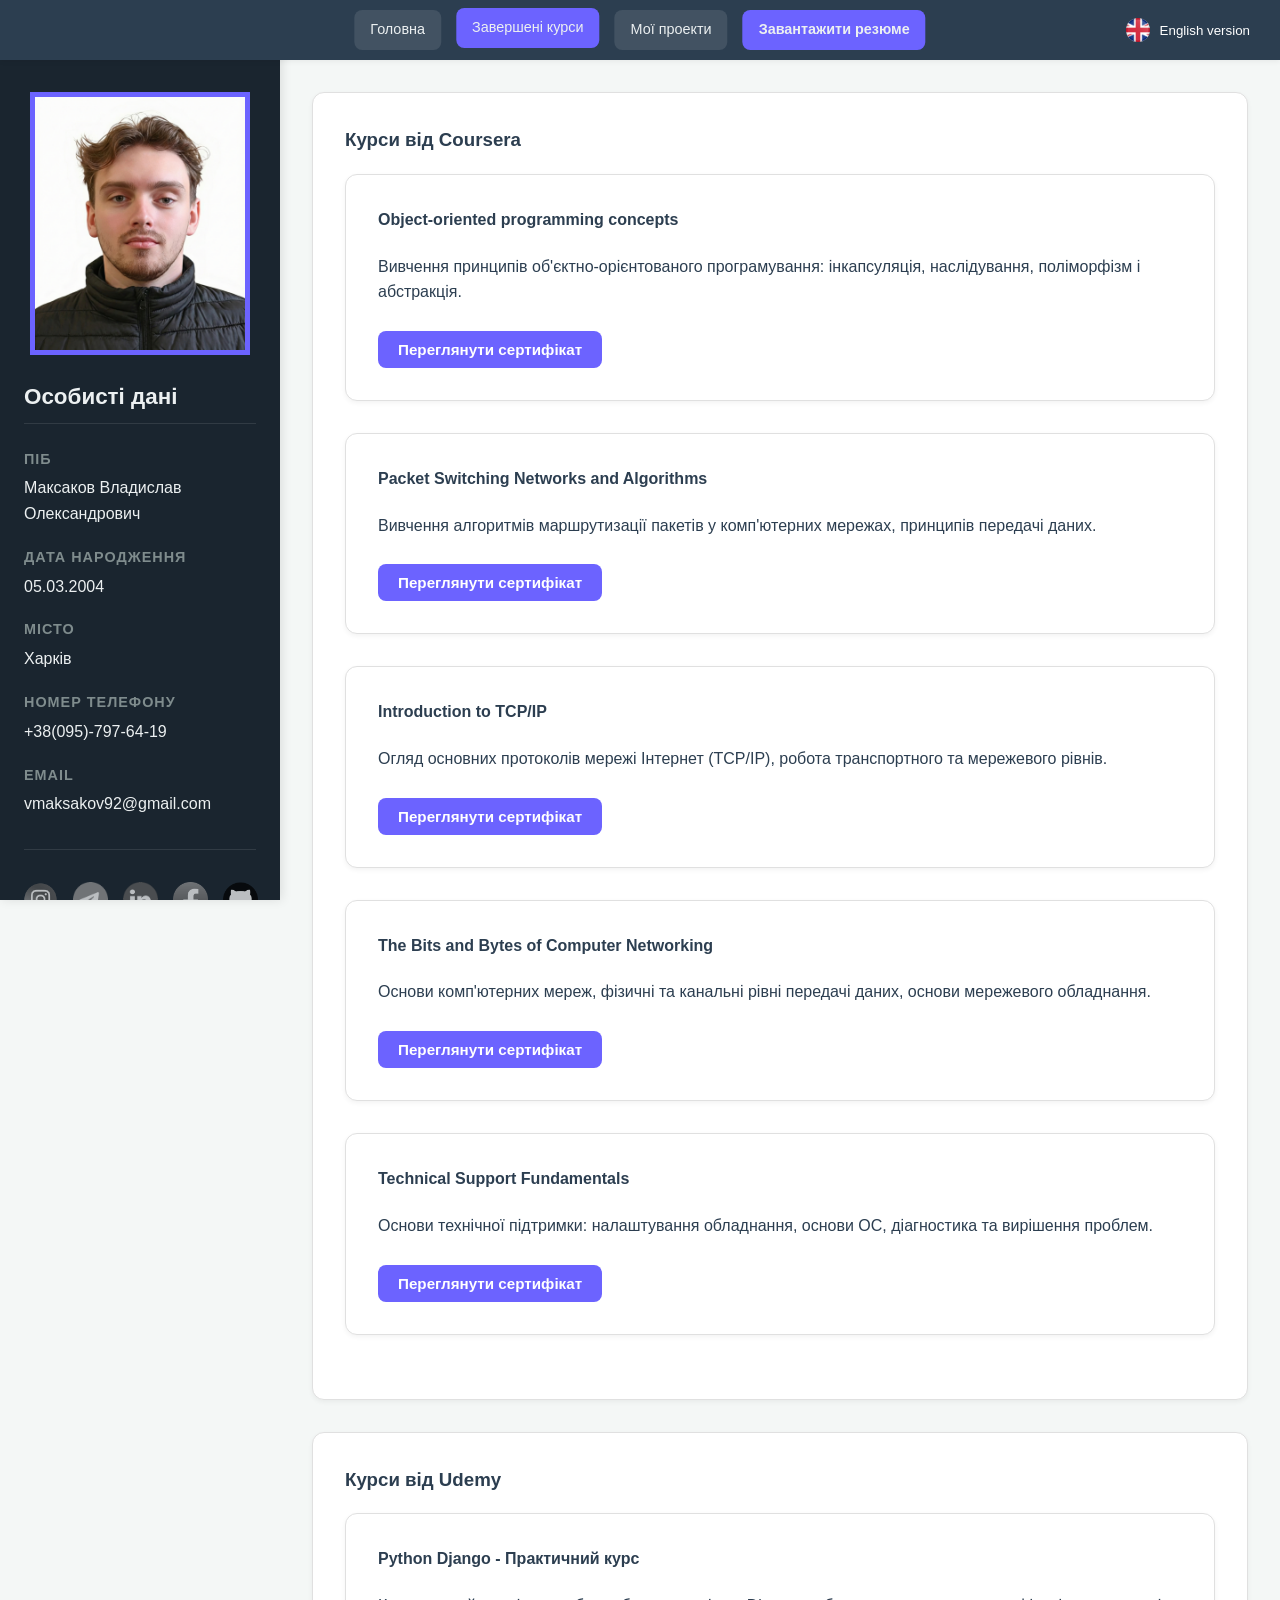
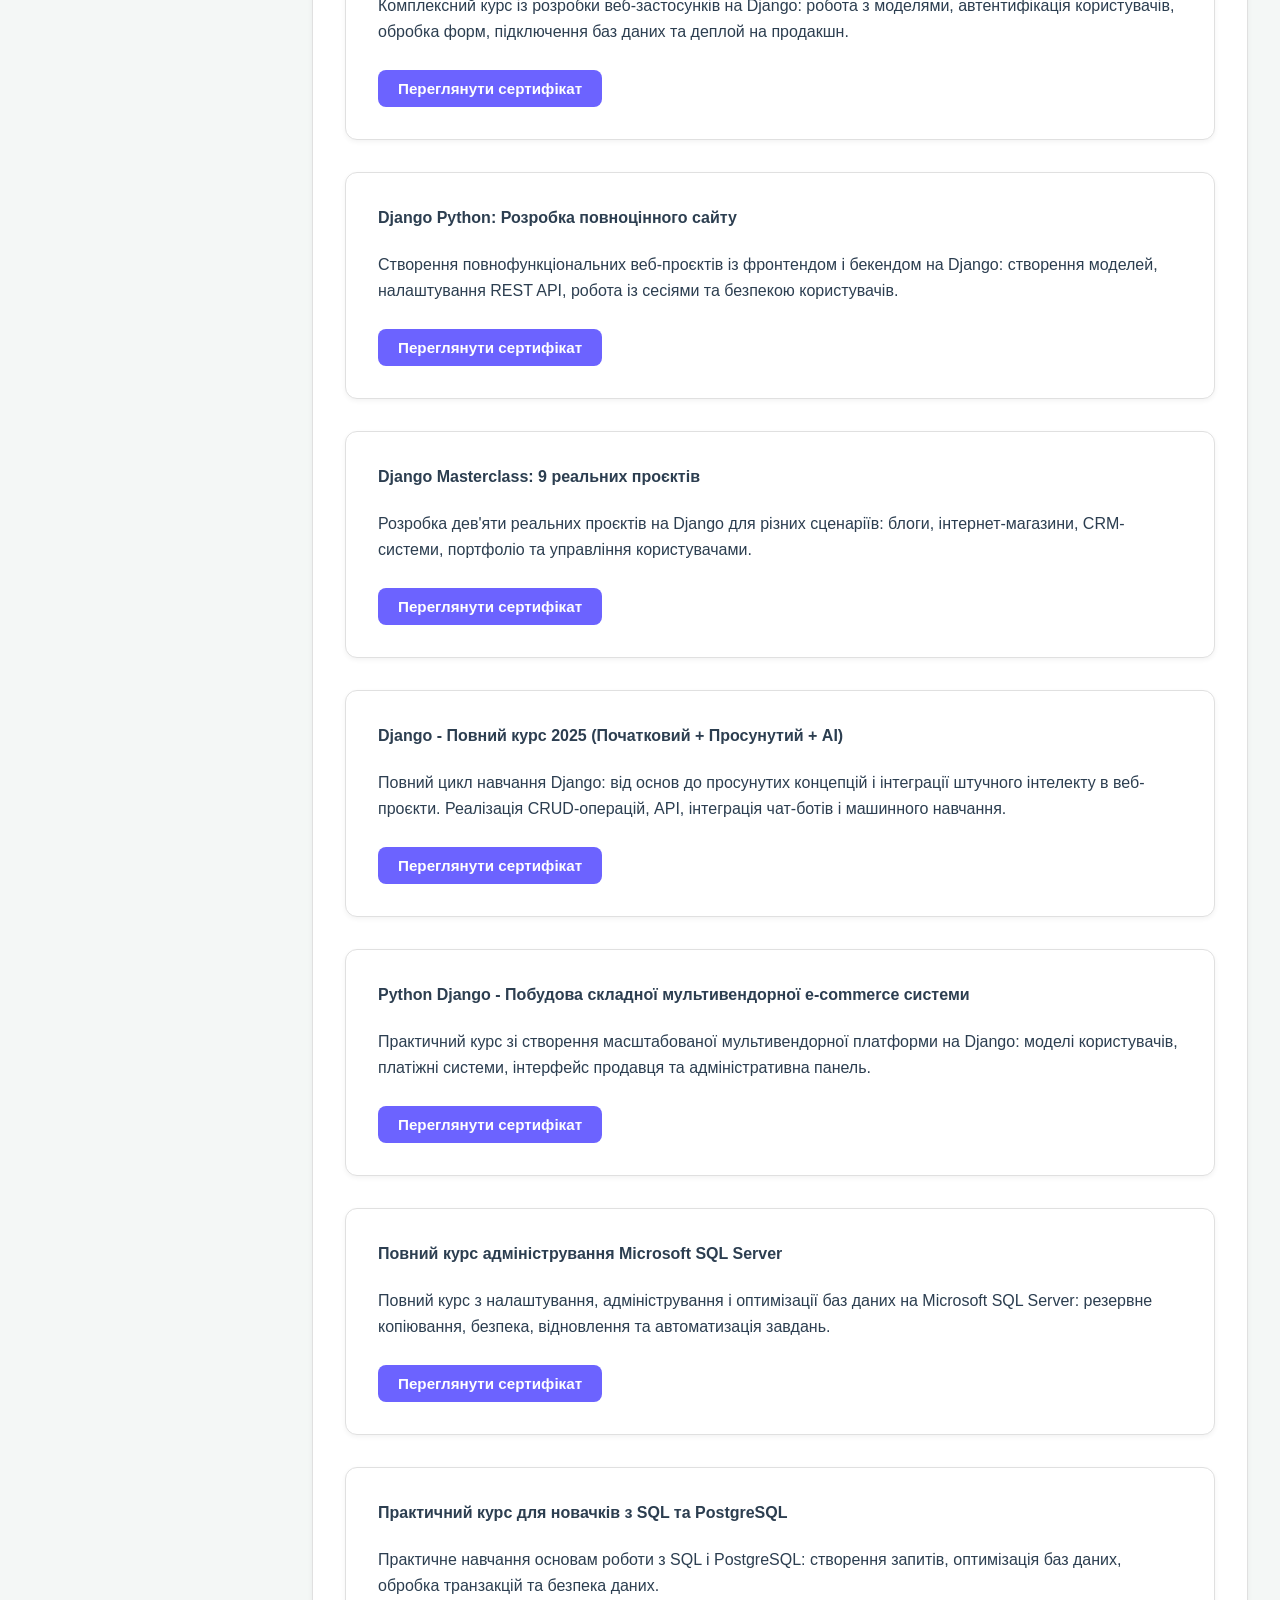
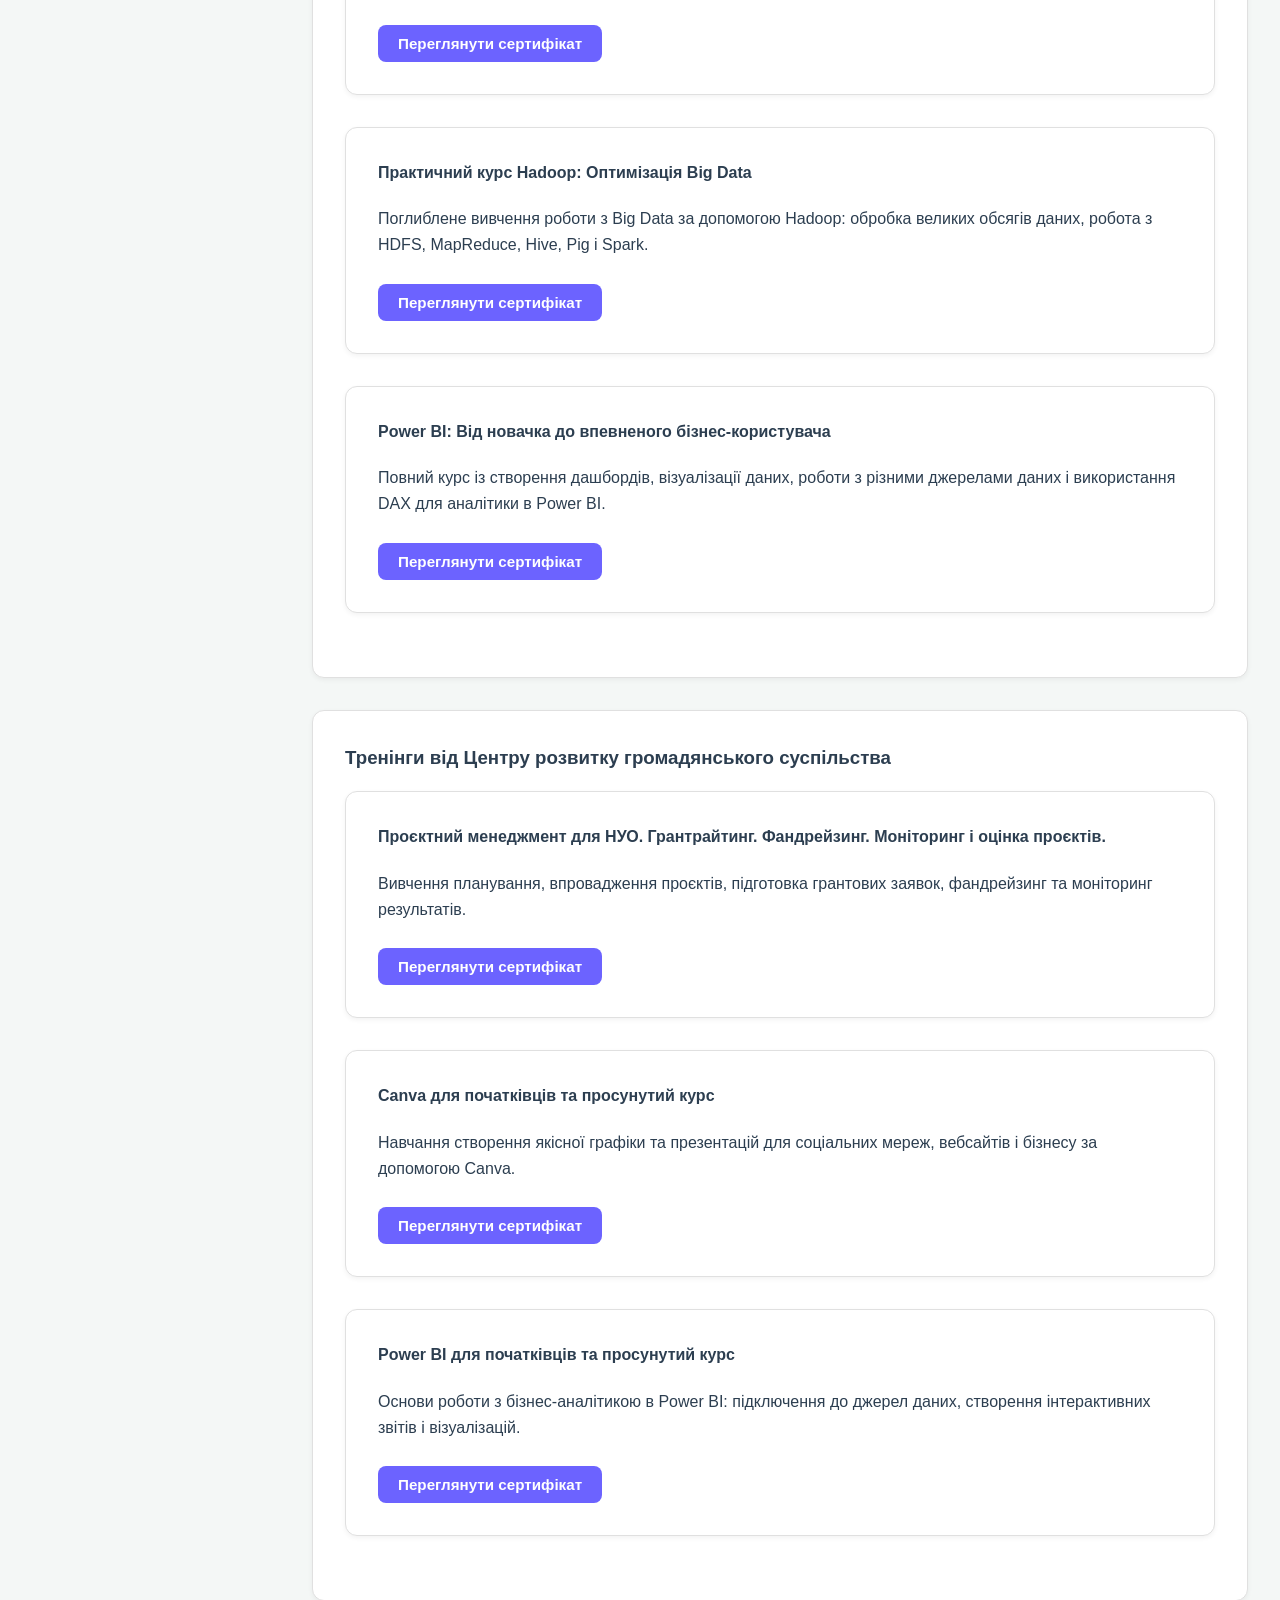
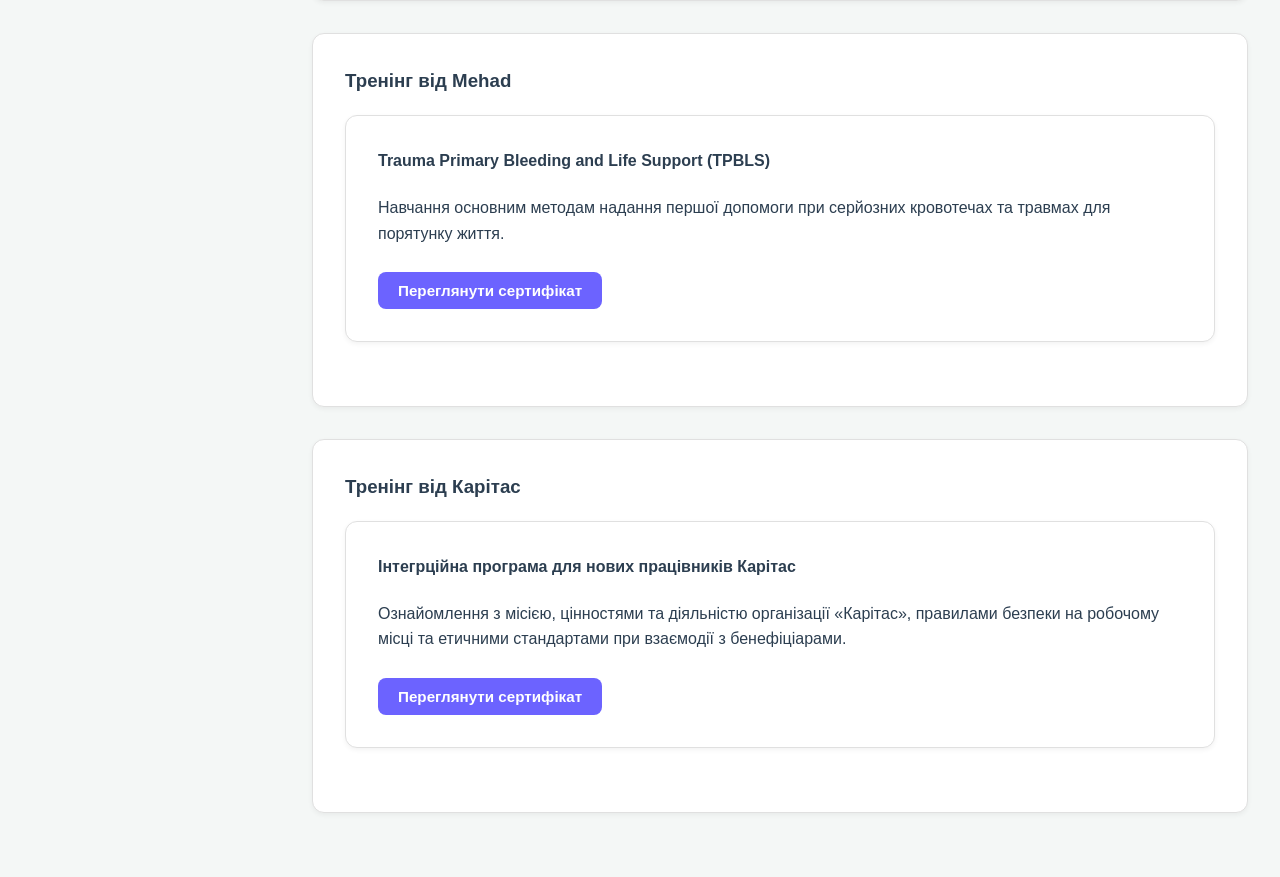
<file: courses.html>
<!DOCTYPE html>
<html lang="uk">

<head>
   <meta charset="UTF-8">
   <meta name="viewport" content="width=device-width, initial-scale=1.0">
   <title data-lang-ua="Завершені курси" data-lang-en="Completed Courses">Завершені курси</title>
   <link rel="stylesheet" href="styles.css">
   <script src="script.js" defer></script>
</head>

<!-- Модальне вікно для сертифікатів -->
<div id="universalModal" class="modal">
   <span class="close">&times;</span>
   <div class="modal-body" id="modalBody"></div>
</div>

<body>
   <!-- Top Bar (Header) -->
   <header class="top-bar">
      <button id="menu-toggle">☰</button>

      <nav id="page-links">
         <a href="index.html" data-lang-ua="Головна" data-lang-en="Home">Головна</a>
         <a href="courses.html" class="active" data-lang-ua="Завершені курси" data-lang-en="Completed Courses">Завершені
            курси</a>
         <a href="projects.html" data-lang-ua="Мої проекти" data-lang-en="My Projects">Мої проекти</a>
         <a href="Maksakov_CV.pdf" download class="resume-button" data-lang-ua="Завантажити резюме"
            data-lang-en="Download Resume">Завантажити резюме</a>
      </nav>

      <button id="language-toggle">
         <img id="flag" src="Images/uk.png" alt="Flag">
         <span id="lang-text" data-lang-ua="Українська версія" data-lang-en="Ukrainian version">Українська версія</span>
      </button>
   </header>

   <div class="container">
      <!-- Sidebar (Fixed Left) -->
      <aside id="sidebar">
         <div id="sidebar-content">
            <img src="Images/MyPhoto.png" alt="Ваше фото" id="profile-photo">

            <h1 data-lang-ua="Особисті дані" data-lang-en="General information">Особисті дані</h1>

            <h3 data-lang-ua="ПІБ" data-lang-en="Full name">ПІБ</h3>
            <p data-lang-ua="Максаков Владислав Олександрович" data-lang-en="Maksakov Vladyslav">Максаков Владислав
               Олександрович</p>

            <h3 data-lang-ua="Дата народження" data-lang-en="Date of Birth">Дата народження</h3>
            <p>05.03.2004</p>

            <h3 data-lang-ua="Місто" data-lang-en="City">Місто</h3>
            <p data-lang-ua="Харків" data-lang-en="Kharkiv">Харків</p>

            <h3 data-lang-ua="Номер телефону" data-lang-en="Phone Number">Номер телефону</h3>
            <p><a href="tel:+380957976419">+38(095)-797-64-19</a></p>

            <h3>Email</h3>
            <p><a href="mailto:vmaksakov92@gmail.com">vmaksakov92@gmail.com</a></p>

            <div id="social-icons">
               <a href="https://www.instagram.com/prosto_vlados.666/" target="_blank"><img
                     src="Images/instagram-icon.png" alt="Inst"></a>
               <a href="https://t.me/vladislave_666" target="_blank"><img src="Images/telegram-icon.png" alt="TG"></a>
               <a href="https://www.linkedin.com/in/владислав-максаков-b97384288" target="_blank"><img
                     src="Images/linkedin-icon.png" alt="In"></a>
               <a href="https://www.facebook.com/vlad.maksakov.1" target="_blank"><img src="Images/facebook-icon.png"
                     alt="FB"></a>
               <a href="https://github.com/VladislavMaksakov" target="_blank"><img src="Images/github-icon.png"
                     alt="Git"></a>
            </div>
         </div>
      </aside>

      <!-- Main Content -->
      <main class="main-content">
         <div class="main-info">

            <!-- Coursera -->
            <div class="course-block animate-on-scroll">
               <h3 data-lang-ua="Курси від Coursera" data-lang-en="Courses from Coursera">Курси від Coursera</h3>

               <div class="single-course">
                  <h4 data-lang-ua="Object-oriented programming concepts"
                     data-lang-en="Object-oriented programming concepts">Object-oriented programming concepts</h4>
                  <p data-lang-ua="Вивчення принципів об'єктно-орієнтованого програмування: інкапсуляція, наслідування, поліморфізм і абстракція."
                     data-lang-en="Study of object-oriented programming principles: encapsulation, inheritance, polymorphism, and abstraction.">
                     Вивчення принципів об'єктно-орієнтованого програмування: інкапсуляція, наслідування, поліморфізм і
                     абстракція.</p>
                  <button class="cert-button" data-lang-ua="Переглянути сертифікат" data-lang-en="View Certificate"
                     onclick="openUniversalModal('Images/Cert/Coursera/Coursera OOP.pdf')">Переглянути
                     сертифікат</button>
               </div>

               <div class="single-course">
                  <h4 data-lang-ua="Packet Switching Networks and Algorithms"
                     data-lang-en="Packet Switching Networks and Algorithms">Packet Switching Networks and Algorithms
                  </h4>
                  <p data-lang-ua="Вивчення алгоритмів маршрутизації пакетів у комп'ютерних мережах, принципів передачі даних."
                     data-lang-en="Study of packet switching algorithms in computer networks and principles of data transmission.">
                     Вивчення алгоритмів маршрутизації пакетів у комп'ютерних мережах, принципів передачі даних.</p>
                  <button class="cert-button" data-lang-ua="Переглянути сертифікат" data-lang-en="View Certificate"
                     onclick="openUniversalModal('Images/Cert/Coursera/Coursera PSNA.pdf')">Переглянути
                     сертифікат</button>
               </div>

               <div class="single-course">
                  <h4 data-lang-ua="Introduction to TCP/IP" data-lang-en="Introduction to TCP/IP">Introduction to TCP/IP
                  </h4>
                  <p data-lang-ua="Огляд основних протоколів мережі Інтернет (TCP/IP), робота транспортного та мережевого рівнів."
                     data-lang-en="Overview of the basic Internet protocols (TCP/IP), operation of the transport and network layers.">
                     Огляд основних протоколів мережі Інтернет (TCP/IP), робота транспортного та мережевого рівнів.</p>
                  <button class="cert-button" data-lang-ua="Переглянути сертифікат" data-lang-en="View Certificate"
                     onclick="openUniversalModal('Images/Cert/Coursera/Coursera Intro TCP-IP.pdf')">Переглянути
                     сертифікат</button>
               </div>

               <div class="single-course">
                  <h4 data-lang-ua="The Bits and Bytes of Computer Networking"
                     data-lang-en="The Bits and Bytes of Computer Networking">The Bits and Bytes of Computer Networking
                  </h4>
                  <p data-lang-ua="Основи комп'ютерних мереж, фізичні та канальні рівні передачі даних, основи мережевого обладнання."
                     data-lang-en="Basics of computer networks, physical and data link layers, fundamentals of networking equipment.">
                     Основи комп'ютерних мереж, фізичні та канальні рівні передачі даних, основи мережевого обладнання.
                  </p>
                  <button class="cert-button" data-lang-ua="Переглянути сертифікат" data-lang-en="View Certificate"
                     onclick="openUniversalModal('Images/Cert/Coursera/Coursera TBaBoCN.pdf')">Переглянути
                     сертифікат</button>
               </div>

               <div class="single-course">
                  <h4 data-lang-ua="Technical Support Fundamentals" data-lang-en="Technical Support Fundamentals">
                     Technical Support Fundamentals</h4>
                  <p data-lang-ua="Основи технічної підтримки: налаштування обладнання, основи ОС, діагностика та вирішення проблем."
                     data-lang-en="Fundamentals of technical support: hardware setup, OS basics, troubleshooting and problem-solving.">
                     Основи технічної підтримки: налаштування обладнання, основи ОС, діагностика та вирішення проблем.
                  </p>
                  <button class="cert-button" data-lang-ua="Переглянути сертифікат" data-lang-en="View Certificate"
                     onclick="openUniversalModal('Images/Cert/Coursera/Coursera TSF.pdf')">Переглянути
                     сертифікат</button>
               </div>
            </div>

            <!-- Udemy -->
            <div class="course-block animate-on-scroll">
               <h3 data-lang-ua="Курси від Udemy" data-lang-en="Courses from Udemy">Курси від Udemy</h3>

               <div class="single-course">
                  <h4 data-lang-ua="Python Django - Практичний курс" data-lang-en="Python Django - The Practical Guide">
                     Python Django - The Practical Guide</h4>
                  <p data-lang-ua="Комплексний курс із розробки веб-застосунків на Django: робота з моделями, автентифікація користувачів, обробка форм, підключення баз даних та деплой на продакшн."
                     data-lang-en="Comprehensive course on web application development with Django: working with models, user authentication, form handling, database integration, and production deployment.">
                     Комплексний курс із розробки веб-застосунків на Django: робота з моделями, автентифікація
                     користувачів, обробка форм, підключення баз даних та деплой на продакшн.</p>
                  <button class="cert-button"
                     onclick="openUniversalModal('Images/Cert/Python/Python Django - The Practical Guide.pdf')"
                     data-lang-ua="Переглянути сертифікат" data-lang-en="View Certificate">Переглянути
                     сертифікат</button>
               </div>

               <div class="single-course">
                  <h4 data-lang-ua="Django Python: Розробка повноцінного сайту"
                     data-lang-en="Django Python: Build a Full Stack Website with Features">Django Python: Build a Full
                     Stack Website with Features</h4>
                  <p data-lang-ua="Створення повнофункціональних веб-проєктів із фронтендом і бекендом на Django: створення моделей, налаштування REST API, робота із сесіями та безпекою користувачів."
                     data-lang-en="Building full-featured web projects with Django frontend and backend: creating models, setting up REST APIs, handling sessions, and user security.">
                     Створення повнофункціональних веб-проєктів із фронтендом і бекендом на Django: створення моделей,
                     налаштування REST API, робота із сесіями та безпекою користувачів.</p>
                  <button class="cert-button"
                     onclick="openUniversalModal('Images/Cert/Python/Django Python Build a Full Stack Website with Features.pdf')"
                     data-lang-ua="Переглянути сертифікат" data-lang-en="View Certificate">Переглянути
                     сертифікат</button>
               </div>

               <div class="single-course">
                  <h4 data-lang-ua="Django Masterclass: 9 реальних проєктів"
                     data-lang-en="Django Masterclass: Build 9 Real World Django Projects">Django Masterclass: Build 9
                     Real World Django Projects</h4>
                  <p data-lang-ua="Розробка дев'яти реальних проєктів на Django для різних сценаріїв: блоги, інтернет-магазини, CRM-системи, портфоліо та управління користувачами."
                     data-lang-en="Development of nine real-world Django projects: blogs, e-commerce shops, CRM systems, portfolio websites, and user management.">
                     Розробка дев'яти реальних проєктів на Django для різних сценаріїв: блоги, інтернет-магазини,
                     CRM-системи, портфоліо та управління користувачами.</p>
                  <button class="cert-button"
                     onclick="openUniversalModal('Images/Cert/Python/Django Masterclass Build 9 Real World Django Projects.pdf')"
                     data-lang-ua="Переглянути сертифікат" data-lang-en="View Certificate">Переглянути
                     сертифікат</button>
               </div>

               <div class="single-course">
                  <h4 data-lang-ua="Django - Повний курс 2025 (Початковий + Просунутий + AI)"
                     data-lang-en="Django - The Complete Course 2025 (Beginner + Advanced + AI)">Django - The Complete
                     Course 2025 (Beginner + Advanced + AI)</h4>
                  <p data-lang-ua="Повний цикл навчання Django: від основ до просунутих концепцій і інтеграції штучного інтелекту в веб-проєкти. Реалізація CRUD-операцій, API, інтеграція чат-ботів і машинного навчання."
                     data-lang-en="Complete Django training: from basics to advanced concepts and integration of artificial intelligence into web projects. CRUD operations, API development, chatbot and machine learning integration.">
                     Повний цикл навчання Django: від основ до просунутих концепцій і інтеграції штучного інтелекту в
                     веб-проєкти.</p>
                  <button class="cert-button"
                     onclick="openUniversalModal('Images/Cert/Python/Django - The Complete Course 2025 Beginner + Advance + AI.pdf')"
                     data-lang-ua="Переглянути сертифікат" data-lang-en="View Certificate">Переглянути
                     сертифікат</button>
               </div>

               <div class="single-course">
                  <h4 data-lang-ua="Python Django - Побудова складної мультивендорної e-commerce системи"
                     data-lang-en="Python Django - Build Complex MultiVendor Ecommerce System">Python Django - Build
                     Complex MultiVendor Ecommerce System</h4>
                  <p data-lang-ua="Практичний курс зі створення масштабованої мультивендорної платформи на Django: моделі користувачів, платіжні системи, інтерфейс продавця та адміністративна панель."
                     data-lang-en="Practical course on building a scalable multi-vendor platform with Django: user models, payment systems, seller interface, and admin dashboard.">
                     Практичний курс зі створення масштабованої мультивендорної платформи на Django: моделі
                     користувачів, платіжні системи, інтерфейс продавця та адміністративна панель.</p>
                  <button class="cert-button"
                     onclick="openUniversalModal('Images/Cert/Python/Python Django - Build Complex MultiVendor Ecommerce System.pdf')"
                     data-lang-ua="Переглянути сертифікат" data-lang-en="View Certificate">Переглянути
                     сертифікат</button>
               </div>

               <div class="single-course">
                  <h4 data-lang-ua="Повний курс адміністрування Microsoft SQL Server"
                     data-lang-en="Complete Microsoft SQL Server Database Administration Course">Complete Microsoft SQL
                     Server Database Administration Course</h4>
                  <p data-lang-ua="Повний курс з налаштування, адміністрування і оптимізації баз даних на Microsoft SQL Server: резервне копіювання, безпека, відновлення та автоматизація завдань."
                     data-lang-en="Comprehensive course on configuration, administration, and optimization of databases on Microsoft SQL Server: backup, security, recovery, and task automation.">
                     Повний курс з налаштування, адміністрування і оптимізації баз даних на Microsoft SQL Server:
                     резервне копіювання, безпека, відновлення та автоматизація завдань.</p>
                  <button class="cert-button"
                     onclick="openUniversalModal('Images/Cert/BigData/Complete Microsoft SQL Server Database Administration Course.pdf')"
                     data-lang-ua="Переглянути сертифікат" data-lang-en="View Certificate">Переглянути
                     сертифікат</button>
               </div>

               <div class="single-course">
                  <h4 data-lang-ua="Практичний курс для новачків з SQL та PostgreSQL"
                     data-lang-en="Practical Course for Beginners on SQL and PostgreSQL">Практичний курс для новачків з
                     SQL та PostgreSQL</h4>
                  <p data-lang-ua="Практичне навчання основам роботи з SQL і PostgreSQL: створення запитів, оптимізація баз даних, обробка транзакцій та безпека даних."
                     data-lang-en="Practical training on SQL and PostgreSQL basics: creating queries, optimizing databases, handling transactions, and ensuring data security.">
                     Практичне навчання основам роботи з SQL і PostgreSQL: створення запитів, оптимізація баз даних,
                     обробка транзакцій та безпека даних.</p>
                  <button class="cert-button"
                     onclick="openUniversalModal('Images/Cert/BigData/Практический курс для новичков по SQL и PostgreSQL.pdf')"
                     data-lang-ua="Переглянути сертифікат" data-lang-en="View Certificate">Переглянути
                     сертифікат</button>
               </div>

               <div class="single-course">
                  <h4 data-lang-ua="Практичний курс Hadoop: Оптимізація Big Data"
                     data-lang-en="The Ultimate Hands-On Hadoop: Tame your Big Data!">The Ultimate Hands-On Hadoop: Tame
                     your Big Data!</h4>
                  <p data-lang-ua="Поглиблене вивчення роботи з Big Data за допомогою Hadoop: обробка великих обсягів даних, робота з HDFS, MapReduce, Hive, Pig і Spark."
                     data-lang-en="In-depth study of working with Big Data using Hadoop: processing large datasets, working with HDFS, MapReduce, Hive, Pig, and Spark.">
                     Поглиблене вивчення роботи з Big Data за допомогою Hadoop: обробка великих обсягів даних, робота з
                     HDFS, MapReduce, Hive, Pig і Spark.</p>
                  <button class="cert-button"
                     onclick="openUniversalModal('Images/Cert/BigData/The Ultimate Hands-On Hadoop Tame your Big Data!.pdf')"
                     data-lang-ua="Переглянути сертифікат" data-lang-en="View Certificate">Переглянути
                     сертифікат</button>
               </div>

               <div class="single-course">
                  <h4 data-lang-ua="Power BI: Від новачка до впевненого бізнес-користувача"
                     data-lang-en="Power BI: From Beginner to Confident Business User">Power BI: Від новачка до
                     впевненого бізнес-користувача</h4>
                  <p data-lang-ua="Повний курс із створення дашбордів, візуалізації даних, роботи з різними джерелами даних і використання DAX для аналітики в Power BI."
                     data-lang-en="Complete course on dashboard creation, data visualization, working with multiple data sources, and using DAX for analytics in Power BI.">
                     Повний курс із створення дашбордів, візуалізації даних, роботи з різними джерелами даних і
                     використання DAX для аналітики в Power BI.</p>
                  <button class="cert-button"
                     onclick="openUniversalModal('Images/Cert/BigData/Power BI от новичка до уверенного бизнес-пользователя.pdf')"
                     data-lang-ua="Переглянути сертифікат" data-lang-en="View Certificate">Переглянути
                     сертифікат</button>
               </div>
            </div>

            <!-- Тренінги НУО -->
            <div class="course-block animate-on-scroll">
               <h3 data-lang-ua="Тренінги від Центру розвитку громадянського суспільства"
                  data-lang-en="Trainings from NGO Development Center">Тренінги від Центру розвитку громадянського
                  суспільства</h3>

               <div class="single-course">
                  <h4 data-lang-ua="Проєктний менеджмент для НУО. Грантрайтинг. Фандрейзинг. Моніторинг і оцінка проєктів."
                     data-lang-en="Project Management for NGOs. Grant Writing. Fundraising. Project Monitoring and Evaluation.">
                     Проєктний менеджмент для НУО. Грантрайтинг. Фандрейзинг. Моніторинг і оцінка проєктів.</h4>
                  <p data-lang-ua="Вивчення планування, впровадження проєктів, підготовка грантових заявок, фандрейзинг та моніторинг результатів."
                     data-lang-en="Study of project planning, implementation, grant application preparation, fundraising, and project results monitoring.">
                     Вивчення планування, впровадження проєктів, підготовка грантових заявок, фандрейзинг та моніторинг
                     результатів.</p>
                  <button class="cert-button" data-lang-ua="Переглянути сертифікат" data-lang-en="View Certificate"
                     onclick="openUniversalModal('Images/Cert/ЦРМ/ЦРМ_Грантрайтинг.pdf')">Переглянути
                     сертифікат</button>
               </div>

               <div class="single-course">
                  <h4 data-lang-ua="Canva для початківців та просунутий курс"
                     data-lang-en="Canva for Beginners and Advanced Course">Canva для початківців та просунутий курс
                  </h4>
                  <p data-lang-ua="Навчання створення якісної графіки та презентацій для соціальних мереж, вебсайтів і бізнесу за допомогою Canva."
                     data-lang-en="Training in creating high-quality graphics and presentations for social media, websites, and business using Canva.">
                     Навчання створення якісної графіки та презентацій для соціальних мереж, вебсайтів і бізнесу за
                     допомогою Canva.</p>
                  <button class="cert-button" data-lang-ua="Переглянути сертифікат" data-lang-en="View Certificate"
                     onclick="openUniversalModal('Images/Cert/ЦРМ/ЦРМ_Canva.pdf')">Переглянути сертифікат</button>
               </div>

               <div class="single-course">
                  <h4 data-lang-ua="Power BI для початківців та просунутий курс"
                     data-lang-en="Power BI for Beginners and Advanced Course">Power BI для початківців та просунутий
                     курс</h4>
                  <p data-lang-ua="Основи роботи з бізнес-аналітикою в Power BI: підключення до джерел даних, створення інтерактивних звітів і візуалізацій."
                     data-lang-en="Fundamentals of business analytics in Power BI: connecting to data sources, creating interactive reports and visualizations.">
                     Основи роботи з бізнес-аналітикою в Power BI: підключення до джерел даних, створення інтерактивних
                     звітів і візуалізацій.</p>
                  <button class="cert-button" data-lang-ua="Переглянути сертифікат" data-lang-en="View Certificate"
                     onclick="openUniversalModal('Images/Cert/ЦРМ/ЦРМ_PowerBI.pdf')">Переглянути сертифікат</button>
               </div>
            </div>

            <!-- Mehad -->
            <div class="course-block animate-on-scroll">
               <h3 data-lang-ua="Тренінг від Mehad" data-lang-en="Training from Mehad">Тренінг від Mehad</h3>
               <div class="single-course">
                  <h4 data-lang-ua="Trauma Primary Bleeding and Life Support (TPBLS)"
                     data-lang-en="Trauma Primary Bleeding and Life Support (TPBLS)">Trauma Primary Bleeding and Life
                     Support (TPBLS)</h4>
                  <p data-lang-ua="Навчання основним методам надання першої допомоги при серйозних кровотечах та травмах для порятунку життя."
                     data-lang-en="Training in essential first aid techniques for severe bleeding and trauma to save lives.">
                     Навчання основним методам надання першої допомоги при серйозних кровотечах та травмах для порятунку
                     життя.</p>
                  <button class="cert-button" data-lang-ua="Переглянути сертифікат" data-lang-en="View Certificate"
                     onclick="openUniversalModal('Images/Cert/Грамоти/Тактична_Медицина.pdf')">Переглянути
                     сертифікат</button>
               </div>
            </div>

            <!-- Caritas Training -->
            <div class="course-block animate-on-scroll">
               <h3 data-lang-ua="Тренінг від Карітас" data-lang-en="Training from Caritas">Тренінг від Карітас</h3>
               <div class="single-course">
                  <h4 data-lang-ua="Інтегрційна програма для нових працівників Карітас"
                     data-lang-en="Integration program for new Caritas employees">Інтегрційна програма для нових
                     працівників Карітас</h4>
                  <p data-lang-ua="Ознайомлення з місією, цінностями та діяльністю організації «Карітас», правилами безпеки на робочому місці та етичними стандартами при взаємодії з бенефіціарами."
                     data-lang-en="Familiarization with the mission, values, and activities of the Caritas organization, workplace safety rules, and ethical standards when interacting with beneficiaries.">
                     Ознайомлення з місією, цінностями та діяльністю організації «Карітас», правилами безпеки на
                     робочому місці та етичними стандартами при взаємодії з бенефіціарами.</p>
                  <button class="cert-button" data-lang-ua="Переглянути сертифікат" data-lang-en="View Certificate"
                     onclick="openUniversalModal('Images/Cert/Грамоти/Інтеграційна_програма_для_нових_працівників.pdf')">Переглянути
                     сертифікат</button>
               </div>
            </div>

         </div>
      </main>
   </div>
</body>

</html>
</file>
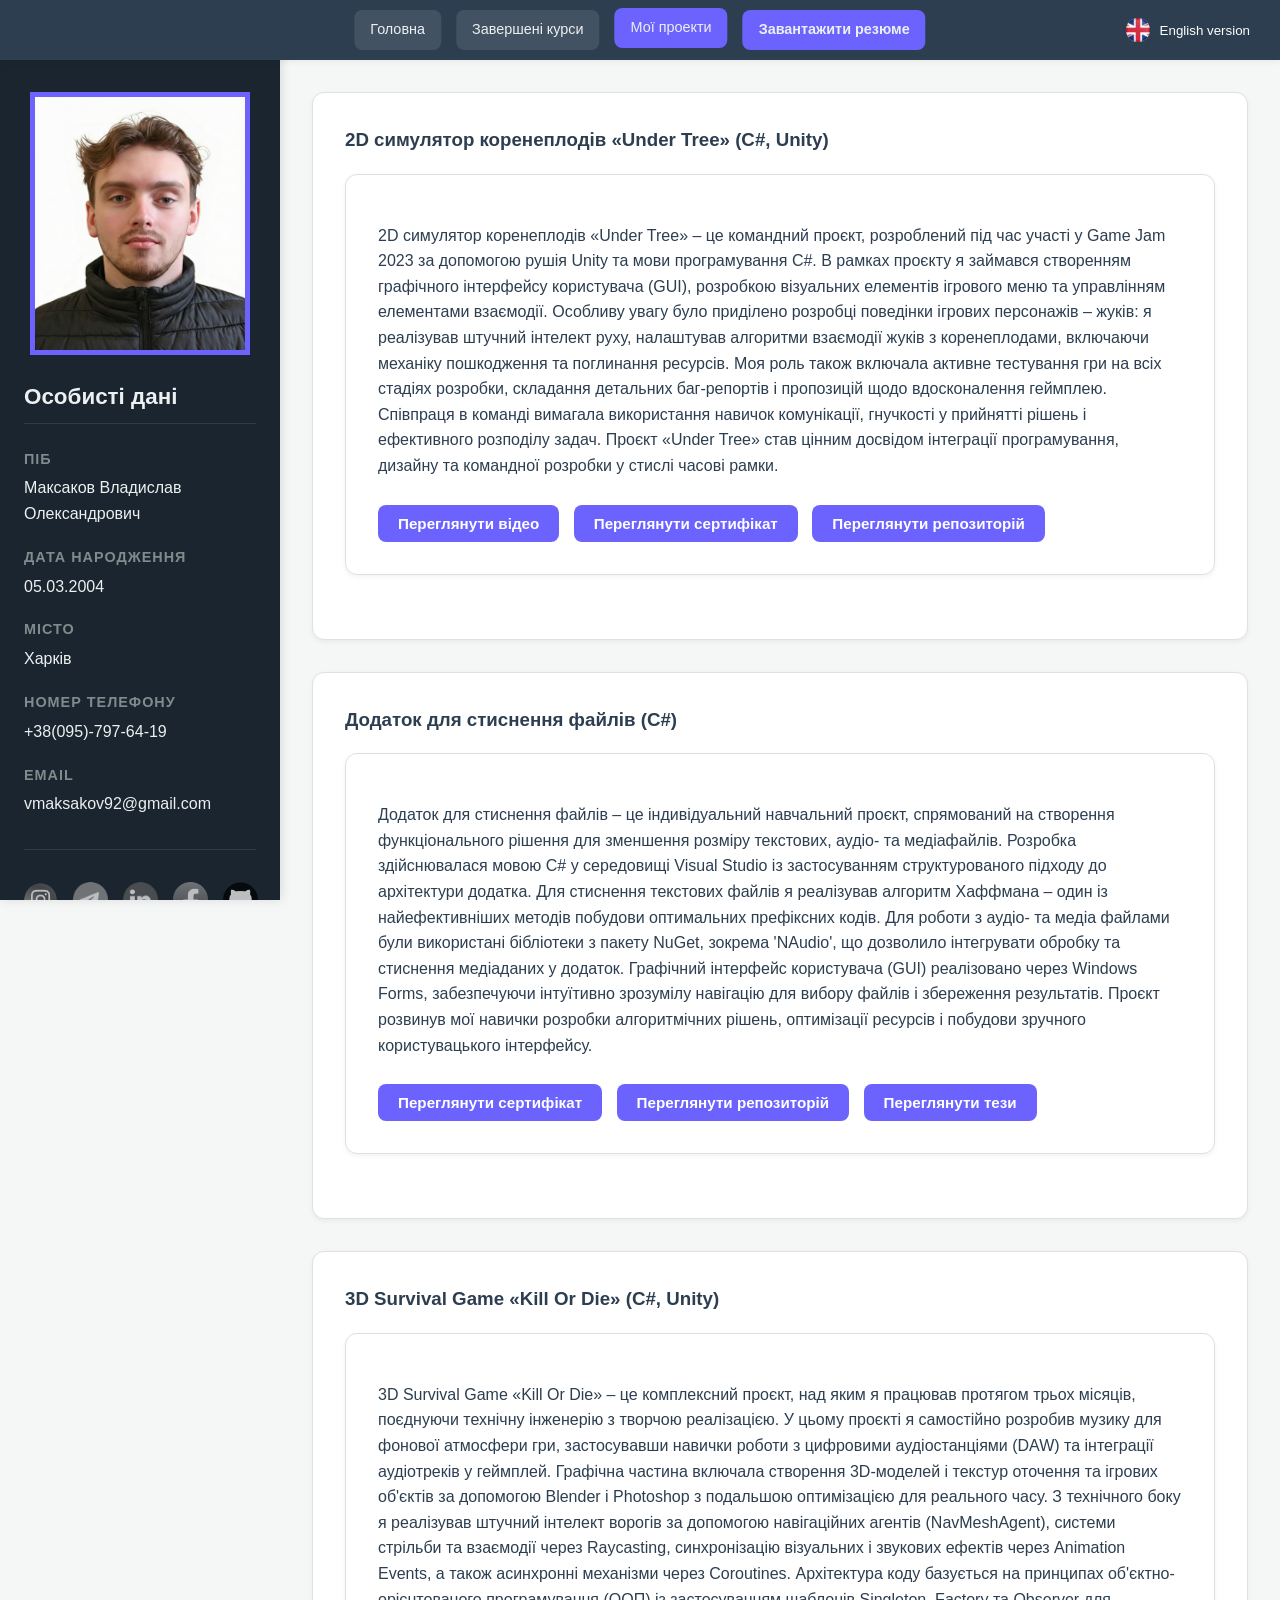
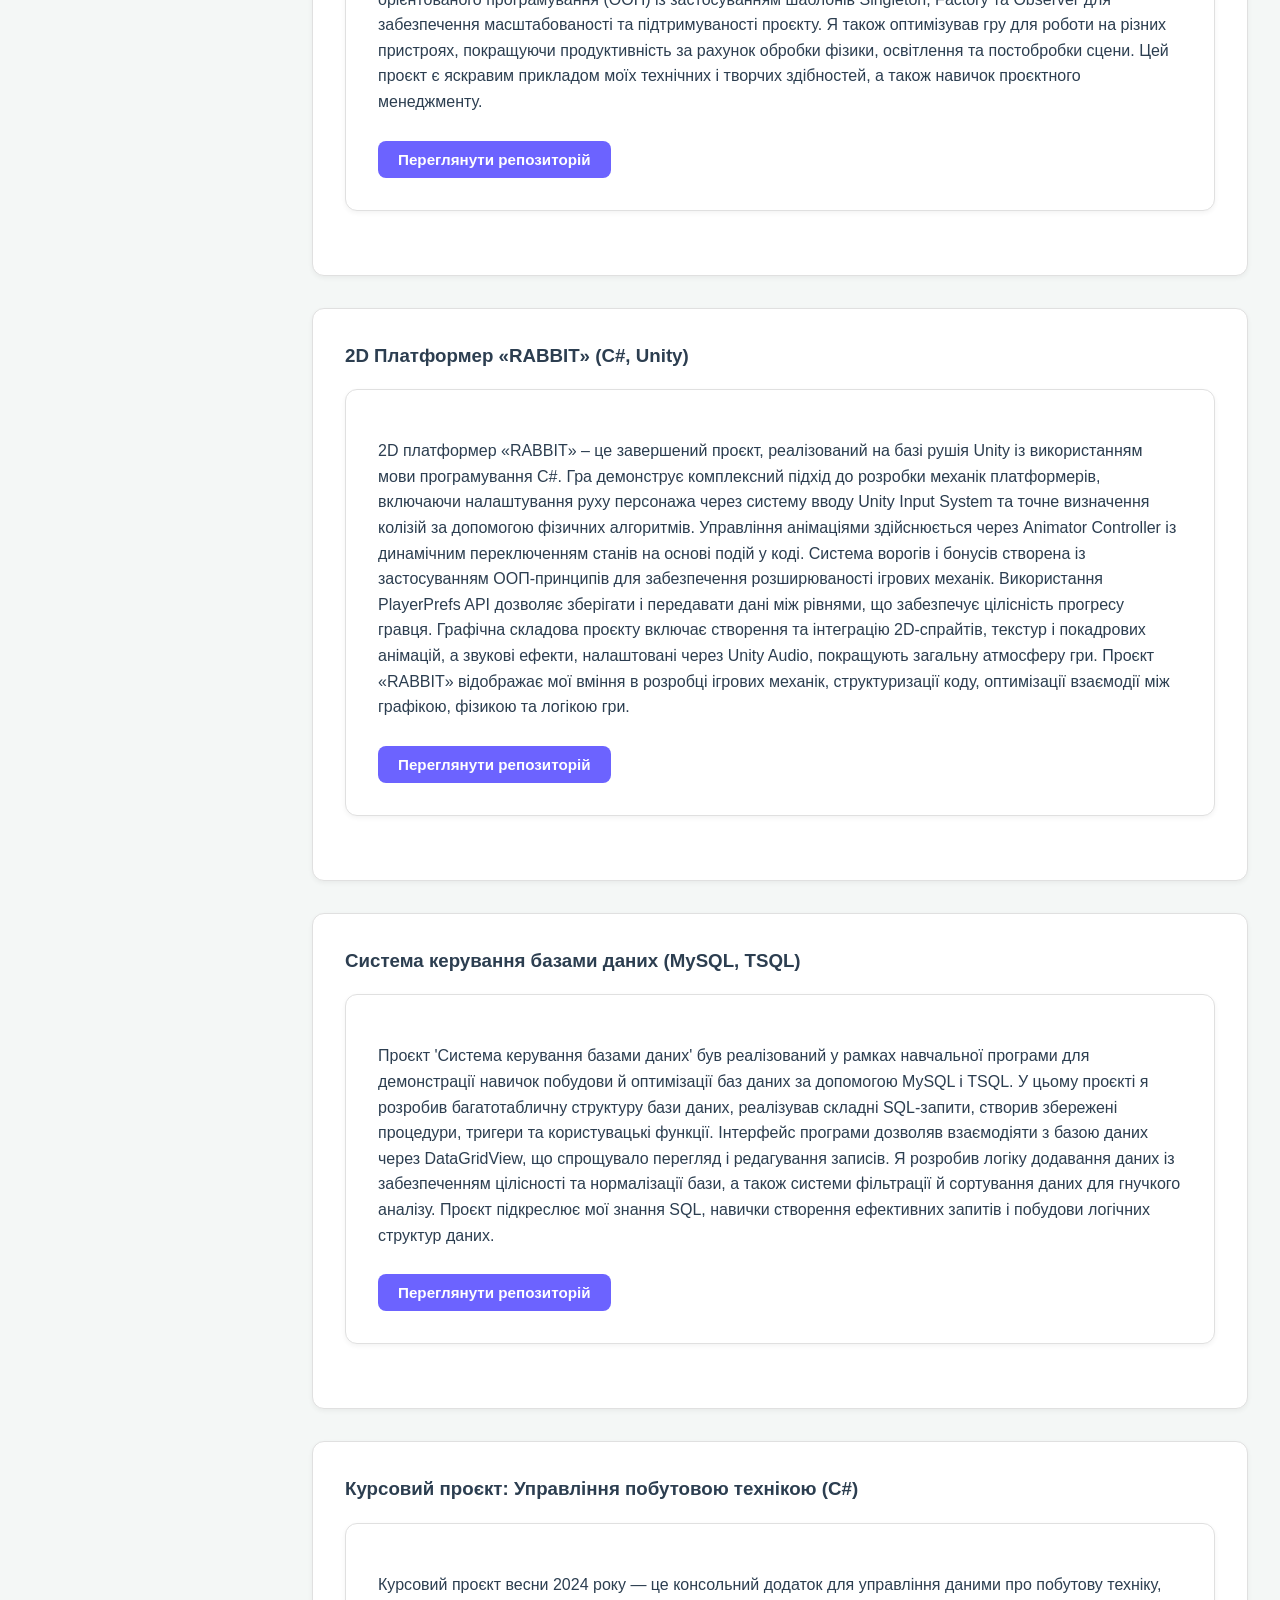
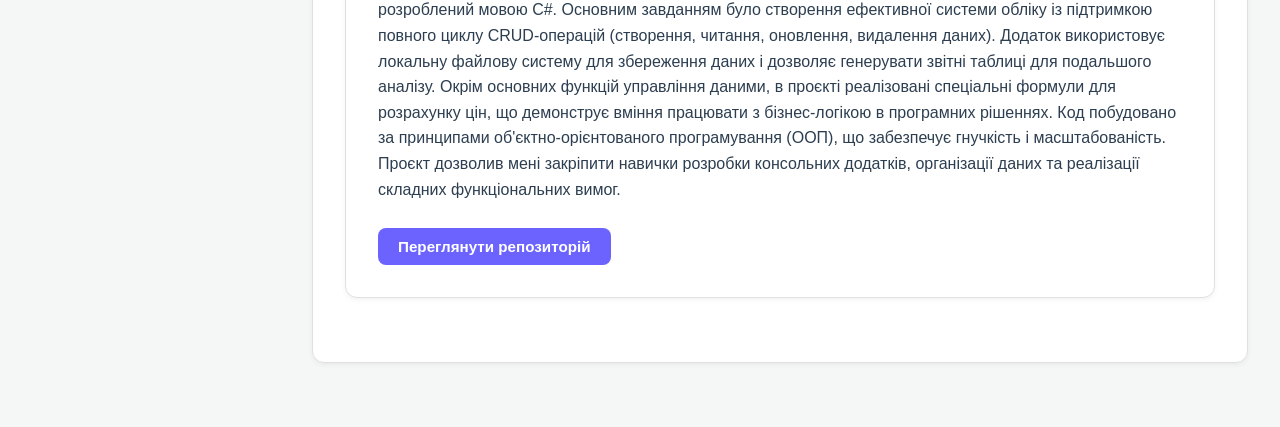
<file: projects.html>
<!DOCTYPE html>
<html lang="uk">

<head>
   <meta charset="UTF-8">
   <meta name="viewport" content="width=device-width, initial-scale=1.0">
   <title data-lang-ua="Мої проекти" data-lang-en="My Projects">Мої проекти</title>
   <link rel="stylesheet" href="styles.css">
   <script src="script.js" defer></script>
</head>

<!-- Модальне вікно для перегляду сертифікатів/тез -->
<div id="universalModal" class="modal">
   <span class="close">&times;</span>
   <div class="modal-body" id="modalBody"></div>
</div>

<body>
   <!-- Top Bar (Header) -->
   <header class="top-bar">
      <button id="menu-toggle">☰</button>

      <nav id="page-links">
         <a href="index.html" data-lang-ua="Головна" data-lang-en="Home">Головна</a>
         <a href="courses.html" data-lang-ua="Завершені курси" data-lang-en="Completed Courses">Завершені курси</a>
         <a href="projects.html" class="active" data-lang-ua="Мої проекти" data-lang-en="My Projects">Мої проекти</a>
         <a href="Maksakov_CV.pdf" download class="resume-button" data-lang-ua="Завантажити резюме"
            data-lang-en="Download Resume">Завантажити резюме</a>
      </nav>

      <button id="language-toggle">
         <img id="flag" src="Images/uk.png" alt="Flag">
         <span id="lang-text" data-lang-ua="Українська версія" data-lang-en="Ukrainian version">Українська версія</span>
      </button>
   </header>

   <div class="container">
      <!-- Sidebar (Fixed Left) -->
      <aside id="sidebar">
         <div id="sidebar-content">
            <img src="Images/MyPhoto.png" alt="Ваше фото" id="profile-photo">

            <h1 data-lang-ua="Особисті дані" data-lang-en="General information">Особисті дані</h1>

            <h3 data-lang-ua="ПІБ" data-lang-en="Full name">ПІБ</h3>
            <p data-lang-ua="Максаков Владислав Олександрович" data-lang-en="Maksakov Vladyslav">Максаков Владислав
               Олександрович</p>

            <h3 data-lang-ua="Дата народження" data-lang-en="Date of Birth">Дата народження</h3>
            <p>05.03.2004</p>

            <h3 data-lang-ua="Місто" data-lang-en="City">Місто</h3>
            <p data-lang-ua="Харків" data-lang-en="Kharkiv">Харків</p>

            <h3 data-lang-ua="Номер телефону" data-lang-en="Phone Number">Номер телефону</h3>
            <p><a href="tel:+380957976419">+38(095)-797-64-19</a></p>

            <h3>Email</h3>
            <p><a href="mailto:vmaksakov92@gmail.com">vmaksakov92@gmail.com</a></p>

            <div id="social-icons">
               <a href="https://www.instagram.com/prosto_vlados.666/" target="_blank"><img
                     src="Images/instagram-icon.png" alt="Inst"></a>
               <a href="https://t.me/vladislave_666" target="_blank"><img src="Images/telegram-icon.png" alt="TG"></a>
               <a href="https://www.linkedin.com/in/владислав-максаков-b97384288" target="_blank"><img
                     src="Images/linkedin-icon.png" alt="In"></a>
               <a href="https://www.facebook.com/vlad.maksakov.1" target="_blank"><img src="Images/facebook-icon.png"
                     alt="FB"></a>
               <a href="https://github.com/VladislavMaksakov" target="_blank"><img src="Images/github-icon.png"
                     alt="Git"></a>
            </div>
         </div>
      </aside>

      <!-- Main Content -->
      <main class="main-content">
         <div class="main-info">

            <!-- Game Jam 2023 - Under Tree -->
            <div class="course-block animate-on-scroll">
               <h3 data-lang-ua="2D симулятор коренеплодів «Under Tree» (C#, Unity)"
                  data-lang-en="2D Root Simulator 'Under Tree' (C#, Unity)">
                  2D симулятор коренеплодів «Under Tree» (C#, Unity)
               </h3>
               <div class="single-course">
                  <p data-lang-ua="2D симулятор коренеплодів «Under Tree» – це командний проєкт, розроблений під час участі у Game Jam 2023 за допомогою рушія Unity та мови програмування C#. В рамках проєкту я займався створенням графічного інтерфейсу користувача (GUI), розробкою візуальних елементів ігрового меню та управлінням елементами взаємодії. Особливу увагу було приділено розробці поведінки ігрових персонажів – жуків: я реалізував штучний інтелект руху, налаштував алгоритми взаємодії жуків з коренеплодами, включаючи механіку пошкодження та поглинання ресурсів. Моя роль також включала активне тестування гри на всіх стадіях розробки, складання детальних баг-репортів і пропозицій щодо вдосконалення геймплею. Співпраця в команді вимагала використання навичок комунікації, гнучкості у прийнятті рішень і ефективного розподілу задач. Проєкт «Under Tree» став цінним досвідом інтеграції програмування, дизайну та командної розробки у стислі часові рамки."
                     data-lang-en="The 2D root vegetable simulator 'Under Tree' is a team project developed during Game Jam 2023 using Unity and C#. Within the project, I was responsible for creating the graphical user interface (GUI), designing the game menu visuals, and implementing interactive control elements. A significant focus was placed on developing the AI behavior of beetles: I implemented movement patterns and programmed interactions with root vegetables, including damage and consumption mechanics. Additionally, I actively engaged in game testing across all development stages, writing detailed bug reports and suggesting gameplay improvements. Working in a team environment required strong communication skills, flexibility in decision-making, and effective task distribution. The 'Under Tree' project provided valuable experience in combining programming, design, and teamwork under tight deadlines.">
                     2D симулятор коренеплодів «Under Tree» – це командний проєкт, розроблений під час участі у Game Jam
                     2023 за допомогою рушія Unity та мови програмування C#. В рамках проєкту я займався створенням
                     графічного інтерфейсу користувача (GUI), розробкою візуальних елементів ігрового меню та
                     управлінням
                     елементами взаємодії. Особливу увагу було приділено розробці поведінки ігрових персонажів – жуків:
                     я
                     реалізував штучний інтелект руху, налаштував алгоритми взаємодії жуків з коренеплодами, включаючи
                     механіку пошкодження та поглинання ресурсів. Моя роль також включала активне тестування гри на всіх
                     стадіях розробки, складання детальних баг-репортів і пропозицій щодо вдосконалення геймплею.
                     Співпраця
                     в команді вимагала використання навичок комунікації, гнучкості у прийнятті рішень і ефективного
                     розподілу задач. Проєкт «Under Tree» став цінним досвідом інтеграції програмування, дизайну та
                     командної розробки у стислі часові рамки.
                  </p>
                  <button class="cert-button"
                     onclick="window.open('https://www.youtube.com/watch?v=fuEohfdGcgQ', '_blank')"
                     data-lang-ua="Переглянути відео" data-lang-en="Watch Video">
                     Переглянути відео
                  </button>
                  <button class="cert-button" data-lang-ua="Переглянути сертифікат" data-lang-en="View Certificate"
                     onclick="openUniversalModal('Images/Cert/Грамоти/GlobalGameJam2023.pdf')">
                     Переглянути сертифікат
                  </button>
                  <button class="cert-button"
                     onclick="window.open('https://github.com/VladislavMaksakov/UnderTree', '_blank')"
                     data-lang-ua="Переглянути репозиторій" data-lang-en="View Repository">
                     Переглянути репозиторій
                  </button>
               </div>
            </div>

            <!-- Проєкт: Додаток для стиснення файлів -->
            <div class="course-block animate-on-scroll">
               <h3 data-lang-ua="Додаток для стиснення файлів (C#)" data-lang-en="File Compression App (C#)">
                  Додаток для стиснення файлів (C#)
               </h3>
               <div class="single-course">
                  <p data-lang-ua="Додаток для стиснення файлів – це індивідуальний навчальний проєкт, спрямований на створення функціонального рішення для зменшення розміру текстових, аудіо- та медіафайлів. Розробка здійснювалася мовою C# у середовищі Visual Studio із застосуванням структурованого підходу до архітектури додатка. Для стиснення текстових файлів я реалізував алгоритм Хаффмана – один із найефективніших методів побудови оптимальних префіксних кодів. Для роботи з аудіо- та медіа файлами були використані бібліотеки з пакету NuGet, зокрема 'NAudio', що дозволило інтегрувати обробку та стиснення медіаданих у додаток. Графічний інтерфейс користувача (GUI) реалізовано через Windows Forms, забезпечуючи інтуїтивно зрозумілу навігацію для вибору файлів і збереження результатів. Проєкт розвинув мої навички розробки алгоритмічних рішень, оптимізації ресурсів і побудови зручного користувацького інтерфейсу."
                     data-lang-en="The File Compression Application is an individual educational project aimed at developing a functional solution for reducing the size of text, audio, and media files. The project was implemented in C# using Visual Studio, following a structured approach to application architecture. For text compression, I implemented the Huffman coding algorithm, a highly efficient method for building optimal prefix codes. For audio and media files, NuGet packages, particularly 'NAudio', were utilized to enable media data processing and compression. The graphical user interface (GUI) was developed using Windows Forms, providing intuitive navigation for file selection and saving. This project enhanced my skills in algorithmic development, resource optimization, and GUI design.">
                     Додаток для стиснення файлів – це індивідуальний навчальний проєкт, спрямований на створення
                     функціонального рішення для зменшення розміру текстових, аудіо- та медіафайлів. Розробка
                     здійснювалася
                     мовою C# у середовищі Visual Studio із застосуванням структурованого підходу до архітектури
                     додатка.
                     Для стиснення текстових файлів я реалізував алгоритм Хаффмана – один із найефективніших методів
                     побудови оптимальних префіксних кодів. Для роботи з аудіо- та медіа файлами були використані
                     бібліотеки з пакету NuGet, зокрема 'NAudio', що дозволило інтегрувати обробку та стиснення
                     медіаданих
                     у додаток. Графічний інтерфейс користувача (GUI) реалізовано через Windows Forms, забезпечуючи
                     інтуїтивно зрозумілу навігацію для вибору файлів і збереження результатів. Проєкт розвинув мої
                     навички
                     розробки алгоритмічних рішень, оптимізації ресурсів і побудови зручного користувацького інтерфейсу.
                  </p>
                  <button class="cert-button" data-lang-ua="Переглянути сертифікат" data-lang-en="View Certificate"
                     onclick="openUniversalModal('Images/Cert/Грамоти/Розробка_Алгоритму_Хоффмана.pdf')">
                     Переглянути сертифікат
                  </button>
                  <button class="cert-button"
                     onclick="window.open('https://github.com/VladislavMaksakov/CompressApp.git', '_blank')"
                     data-lang-ua="Переглянути репозиторій" data-lang-en="View Repository">
                     Переглянути репозиторій
                  </button>

                  <button class="cert-button" data-lang-ua="Переглянути тези" data-lang-en="View Thesis"
                     onclick="openUniversalModal('Images/Cert/Грамоти/Максаков_Алгоритм_Хоффмана.pdf')">
                     Переглянути тези
                  </button>
               </div>
            </div>

            <!-- 3D Survival Game -->
            <div class="course-block animate-on-scroll">
               <h3 data-lang-ua="3D Survival Game «Kill Or Die» (C#, Unity)"
                  data-lang-en="3D Survival Game 'Kill Or Die' (C#, Unity)">
                  3D Survival Game «Kill Or Die» (C#, Unity)
               </h3>
               <div class="single-course">
                  <p data-lang-ua="3D Survival Game «Kill Or Die» – це комплексний проєкт, над яким я працював протягом трьох місяців, поєднуючи технічну інженерію з творчою реалізацією. У цьому проєкті я самостійно розробив музику для фонової атмосфери гри, застосувавши навички роботи з цифровими аудіостанціями (DAW) та інтеграції аудіотреків у геймплей. Графічна частина включала створення 3D-моделей і текстур оточення та ігрових об'єктів за допомогою Blender і Photoshop з подальшою оптимізацією для реального часу. З технічного боку я реалізував штучний інтелект ворогів за допомогою навігаційних агентів (NavMeshAgent), системи стрільби та взаємодії через Raycasting, синхронізацію візуальних і звукових ефектів через Animation Events, а також асинхронні механізми через Coroutines. Архітектура коду базується на принципах об'єктно-орієнтованого програмування (ООП) із застосуванням шаблонів Singleton, Factory та Observer для забезпечення масштабованості та підтримуваності проєкту. Я також оптимізував гру для роботи на різних пристроях, покращуючи продуктивність за рахунок обробки фізики, освітлення та постобробки сцени. Цей проєкт є яскравим прикладом моїх технічних і творчих здібностей, а також навичок проєктного менеджменту."
                     data-lang-en="3D Survival Game 'Kill Or Die' is a comprehensive project that I developed over three months, combining technical engineering and creative realization. I independently composed the game's soundtrack using DAWs and integrated audio into the gameplay to enhance the immersive atmosphere. Graphically, I designed 3D models and textures for the environment and interactive objects using Blender and Photoshop, with subsequent real-time optimization. Technically, I implemented enemy AI with NavMeshAgents, interaction and shooting systems via Raycasting, synchronized visual and audio effects using Animation Events, and asynchronous mechanics through Coroutines. The code architecture follows object-oriented programming (OOP) principles and applies Singleton, Factory, and Observer patterns for scalability and maintainability. I also optimized the game's performance across multiple devices by enhancing physics, lighting, and post-processing systems. This project demonstrates my technical expertise, creativity, and project management skills.">
                     3D Survival Game «Kill Or Die» – це комплексний проєкт, над яким я працював протягом трьох місяців,
                     поєднуючи технічну інженерію з творчою реалізацією. У цьому проєкті я самостійно розробив музику
                     для
                     фонової атмосфери гри, застосувавши навички роботи з цифровими аудіостанціями (DAW) та інтеграції
                     аудіотреків у геймплей. Графічна частина включала створення 3D-моделей і текстур оточення та
                     ігрових
                     об'єктів за допомогою Blender і Photoshop з подальшою оптимізацією для реального часу. З технічного
                     боку я реалізував штучний інтелект ворогів за допомогою навігаційних агентів (NavMeshAgent),
                     системи
                     стрільби та взаємодії через Raycasting, синхронізацію візуальних і звукових ефектів через Animation
                     Events, а також асинхронні механізми через Coroutines. Архітектура коду базується на принципах
                     об'єктно-орієнтованого програмування (ООП) із застосуванням шаблонів Singleton, Factory та Observer
                     для забезпечення масштабованості та підтримуваності проєкту. Я також оптимізував гру для роботи на
                     різних пристроях, покращуючи продуктивність за рахунок обробки фізики, освітлення та постобробки
                     сцени. Цей проєкт є яскравим прикладом моїх технічних і творчих здібностей, а також навичок
                     проєктного
                     менеджменту.
                  </p>
                  <button class="cert-button"
                     onclick="window.open('https://github.com/VladislavMaksakov/KillOrDie', '_blank')"
                     data-lang-ua="Переглянути репозиторій" data-lang-en="View Repository">
                     Переглянути репозиторій
                  </button>
               </div>
            </div>

            <!-- 2D Platformer RABBIT -->
            <div class="course-block animate-on-scroll">
               <h3 data-lang-ua="2D Платформер «RABBIT» (C#, Unity)" data-lang-en="2D Platformer 'RABBIT' (C#, Unity)">
                  2D Платформер «RABBIT» (C#, Unity)
               </h3>
               <div class="single-course">
                  <p data-lang-ua="2D платформер «RABBIT» – це завершений проєкт, реалізований на базі рушія Unity із використанням мови програмування C#. Гра демонструє комплексний підхід до розробки механік платформерів, включаючи налаштування руху персонажа через систему вводу Unity Input System та точне визначення колізій за допомогою фізичних алгоритмів. Управління анімаціями здійснюється через Animator Controller із динамічним переключенням станів на основі подій у коді. Система ворогів і бонусів створена із застосуванням ООП-принципів для забезпечення розширюваності ігрових механік. Використання PlayerPrefs API дозволяє зберігати і передавати дані між рівнями, що забезпечує цілісність прогресу гравця. Графічна складова проєкту включає створення та інтеграцію 2D-спрайтів, текстур і покадрових анімацій, а звукові ефекти, налаштовані через Unity Audio, покращують загальну атмосферу гри. Проєкт «RABBIT» відображає мої вміння в розробці ігрових механік, структуризації коду, оптимізації взаємодії між графікою, фізикою та логікою гри."
                     data-lang-en="2D platformer 'RABBIT' is a completed project developed on the Unity engine using C#. The game showcases a comprehensive approach to designing platformer mechanics, including character movement implemented through Unity Input System and precise collision detection based on physics algorithms. Animation management is handled via Animator Controller, dynamically switching states based on code-driven events. The enemy and bonus systems are developed with OOP principles to ensure extensibility of game mechanics. PlayerPrefs API is utilized for saving and transferring player data across levels, maintaining gameplay continuity. The graphical components involve creating and integrating 2D sprites, textures, and frame-by-frame animations, while audio effects, managed through Unity Audio, enhance the immersive experience. The 'RABBIT' project highlights my abilities in game mechanic development, code structuring, and integrating graphics, physics, and logic into a cohesive product.">
                     2D платформер «RABBIT» – це завершений проєкт, реалізований на базі рушія Unity із використанням
                     мови
                     програмування C#. Гра демонструє комплексний підхід до розробки механік платформерів, включаючи
                     налаштування руху персонажа через систему вводу Unity Input System та точне визначення колізій за
                     допомогою фізичних алгоритмів. Управління анімаціями здійснюється через Animator Controller із
                     динамічним переключенням станів на основі подій у коді. Система ворогів і бонусів створена із
                     застосуванням ООП-принципів для забезпечення розширюваності ігрових механік. Використання
                     PlayerPrefs
                     API дозволяє зберігати і передавати дані між рівнями, що забезпечує цілісність прогресу гравця.
                     Графічна складова проєкту включає створення та інтеграцію 2D-спрайтів, текстур і покадрових
                     анімацій,
                     а звукові ефекти, налаштовані через Unity Audio, покращують загальну атмосферу гри. Проєкт «RABBIT»
                     відображає мої вміння в розробці ігрових механік, структуризації коду, оптимізації взаємодії між
                     графікою, фізикою та логікою гри.
                  </p>
                  <button class="cert-button"
                     onclick="window.open('https://github.com/VladislavMaksakov/RABBIT', '_blank')"
                     data-lang-ua="Переглянути репозиторій" data-lang-en="View Repository">
                     Переглянути репозиторій
                  </button>
               </div>
            </div>

            <!-- Проєкт: Лабораторна робота 6 -->
            <div class="course-block animate-on-scroll">
               <h3 data-lang-ua="Система керування базами даних (MySQL, TSQL)"
                  data-lang-en="Database Management System (MySQL, TSQL)">
                  Система керування базами даних (MySQL, TSQL)
               </h3>
               <div class="single-course">
                  <p data-lang-ua="Проєкт 'Система керування базами даних' був реалізований у рамках навчальної програми для демонстрації навичок побудови й оптимізації баз даних за допомогою MySQL і TSQL. У цьому проєкті я розробив багатотабличну структуру бази даних, реалізував складні SQL-запити, створив збережені процедури, тригери та користувацькі функції. Інтерфейс програми дозволяв взаємодіяти з базою даних через DataGridView, що спрощувало перегляд і редагування записів. Я розробив логіку додавання даних із забезпеченням цілісності та нормалізації бази, а також системи фільтрації й сортування даних для гнучкого аналізу. Проєкт підкреслює мої знання SQL, навички створення ефективних запитів і побудови логічних структур даних."
                     data-lang-en="The 'Database Management System' project was developed as part of an academic course to demonstrate skills in database design and optimization using MySQL and TSQL. I designed a multi-table database structure, implemented complex SQL queries, created stored procedures, triggers, and user-defined functions. The application's interface enabled interaction with the database via DataGridView, facilitating data visualization and editing. I developed logic for data addition while maintaining data integrity and normalization, and implemented filtering and sorting systems for flexible data analysis. This project highlights my expertise in SQL, efficient query writing, and logical data structuring.">
                     Проєкт 'Система керування базами даних' був реалізований у рамках навчальної програми для
                     демонстрації
                     навичок побудови й оптимізації баз даних за допомогою MySQL і TSQL. У цьому проєкті я розробив
                     багатотабличну структуру бази даних, реалізував складні SQL-запити, створив збережені процедури,
                     тригери та користувацькі функції. Інтерфейс програми дозволяв взаємодіяти з базою даних через
                     DataGridView, що спрощувало перегляд і редагування записів. Я розробив логіку додавання даних із
                     забезпеченням цілісності та нормалізації бази, а також системи фільтрації й сортування даних для
                     гнучкого аналізу. Проєкт підкреслює мої знання SQL, навички створення ефективних запитів і побудови
                     логічних структур даних.
                  </p>
                  <button class="cert-button"
                     onclick="window.open('https://github.com/VladislavMaksakov/LR-6', '_blank')"
                     data-lang-ua="Переглянути репозиторій" data-lang-en="View Repository">
                     Переглянути репозиторій
                  </button>
               </div>
            </div>

            <!-- Проєкт: Курсовий проект весна 2024 -->
            <div class="course-block animate-on-scroll">
               <h3 data-lang-ua="Курсовий проєкт: Управління побутовою технікою (C#)"
                  data-lang-en="Course Project: Home Appliances Management (C#)">
                  Курсовий проєкт: Управління побутовою технікою (C#)
               </h3>
               <div class="single-course">
                  <p data-lang-ua="Курсовий проєкт весни 2024 року — це консольний додаток для управління даними про побутову техніку, розроблений мовою C#. Основним завданням було створення ефективної системи обліку із підтримкою повного циклу CRUD-операцій (створення, читання, оновлення, видалення даних). Додаток використовує локальну файлову систему для збереження даних і дозволяє генерувати звітні таблиці для подальшого аналізу. Окрім основних функцій управління даними, в проєкті реалізовані спеціальні формули для розрахунку цін, що демонструє вміння працювати з бізнес-логікою в програмних рішеннях. Код побудовано за принципами об'єктно-орієнтованого програмування (ООП), що забезпечує гнучкість і масштабованість. Проєкт дозволив мені закріпити навички розробки консольних додатків, організації даних та реалізації складних функціональних вимог."
                     data-lang-en="The Spring 2024 course project is a console application for managing home appliance data, developed in C#. The primary objective was to create an efficient record-keeping system supporting the full cycle of CRUD operations (create, read, update, delete). The application uses the local file system to store data and can generate report tables for further analysis. In addition to basic data management features, the project implements special formulas for price calculations, showcasing my ability to handle business logic in software solutions. The code is built following object-oriented programming (OOP) principles, ensuring flexibility and scalability. This project strengthened my skills in developing console applications, organizing data, and meeting complex functional requirements.">
                     Курсовий проєкт весни 2024 року — це консольний додаток для управління даними про побутову техніку,
                     розроблений мовою C#. Основним завданням було створення ефективної системи обліку із підтримкою
                     повного циклу CRUD-операцій (створення, читання, оновлення, видалення даних). Додаток використовує
                     локальну файлову систему для збереження даних і дозволяє генерувати звітні таблиці для подальшого
                     аналізу. Окрім основних функцій управління даними, в проєкті реалізовані спеціальні формули для
                     розрахунку цін, що демонструє вміння працювати з бізнес-логікою в програмних рішеннях. Код
                     побудовано
                     за принципами об'єктно-орієнтованого програмування (ООП), що забезпечує гнучкість і
                     масштабованість.
                     Проєкт дозволив мені закріпити навички розробки консольних додатків, організації даних та
                     реалізації
                     складних функціональних вимог.
                  </p>
                  <button class="cert-button"
                     onclick="window.open('https://github.com/VladislavMaksakov/Kursach_spring_2024', '_blank')"
                     data-lang-ua="Переглянути репозиторій" data-lang-en="View Repository">
                     Переглянути репозиторій
                  </button>
               </div>
            </div>

         </div>
      </main>
   </div>
</body>

</html>
</file>
<file: styles.css>
/* =========================================
   1. ROOT VARIABLES & RESET
   ========================================= */
:root {
   /* Кольорова палітра */
   --bg-body: #f4f7f6;
   --bg-white: #ffffff;
   --bg-dark: #2c3e50;
   --bg-darker: #1a252f;

   --text-main: #2c3e50;
   --text-light: #7f8c8d;
   --text-white: #ecf0f1;

   --accent: #6c63ff;
   --accent-hover: #5a52d5;

   --border: #e0e0e0;

   /* Тіні */
   --shadow-sm: 0 2px 5px rgba(0, 0, 0, 0.05);
   --shadow-md: 0 5px 15px rgba(0, 0, 0, 0.1);
   --shadow-lg: 0 10px 25px rgba(0, 0, 0, 0.15);

   /* Розміри */
   --sidebar-width: 280px;
   --header-height: 60px;
   --radius: 12px;

   /* Анімація */
   --transition: all 0.3s cubic-bezier(0.25, 0.8, 0.25, 1);
}

* {
   box-sizing: border-box;
}

body {
   margin: 0;
   font-family: 'Inter', 'Segoe UI', Roboto, sans-serif;
   background-color: var(--bg-body);
   color: var(--text-main);
   line-height: 1.6;
   overflow-x: hidden;
}

a {
   text-decoration: none;
   color: inherit;
   transition: var(--transition);
}

ul {
   padding-left: 1.2rem;
}

h1,
h2,
h3,
h4 {
   margin-top: 0;
   font-weight: 700;
   color: var(--text-main);
}

/* =========================================
   2. LAYOUT & GRID
   ========================================= */
.container {
   display: flex;
   min-height: 100vh;
   padding-top: 0;
}

/* Основний контент */
.main-content {
   flex: 1;
   padding: 2rem;
   padding-top: calc(var(--header-height) + 2rem);
   margin-left: var(--sidebar-width);
   width: calc(100% - var(--sidebar-width));
   transition: var(--transition);
}

.main-info {
   max-width: 1000px;
   margin: 0 auto;
}

/* =========================================
   3. SMART TOP BAR (HEADER)
   ========================================= */
.top-bar {
   position: fixed;
   top: 0;
   left: 0;
   width: 100%;
   height: var(--header-height);
   background-color: var(--bg-dark);
   color: var(--text-white);

   display: flex;
   align-items: center;
   justify-content: center;
   /* Центрування вмісту */

   padding: 0 20px;
   z-index: 1000;
   box-shadow: var(--shadow-sm);
   transition: transform 0.3s ease-in-out;
}

/* Клас для приховування хедера при скролі */
.top-bar.hidden-nav {
   transform: translateY(-100%);
}

#menu-toggle {
   display: none;
   background: none;
   border: none;
   color: white;
   font-size: 1.8rem;
   cursor: pointer;

   /* Абсолютне позиціювання зліва в хедері */
   position: absolute;
   left: 20px;
   z-index: 1002;
}

/* --- ВАЖЛИВО: Стиль для хрестика, коли меню відкрите --- */
/* JS переносить кнопку в body, щоб вона була поверх усього */
body>#menu-toggle {
   display: block;
   position: fixed;
   /* Фіксуємо на екрані */
   top: 15px;
   /* Вирівнюємо по висоті хедера */
   left: 20px;
   z-index: 2000;
   /* Більше ніж z-index сайдбару (1500) */
   color: white;
}

/* --- Навігація (Центрування) --- */
#page-links {
   display: flex;
   gap: 15px;

   /* Жорстке центрування по середині екрану */
   position: absolute;
   left: 50%;
   transform: translateX(-50%);
}

#page-links a {
   padding: 8px 16px;
   border-radius: 8px;
   font-size: 0.9rem;
   font-weight: 500;
   background: rgba(255, 255, 255, 0.1);
   white-space: nowrap;
}

#page-links a:hover,
#page-links a.active {
   background: var(--accent);
   transform: translateY(-2px);
}

#page-links .resume-button {
   background-color: var(--accent) !important;
   font-weight: 600;
}

#page-links .resume-button:hover {
   background-color: var(--accent-hover) !important;
   box-shadow: 0 4px 12px rgba(108, 99, 255, 0.4);
}

/* --- Перемикач мови (Справа) --- */
#language-toggle {
   display: flex;
   align-items: center;
   gap: 10px;
   background: none;
   border: none;
   color: white;
   cursor: pointer;
   font-weight: 500;
   padding: 5px 10px;

   /* Абсолютне позиціювання справа */
   position: absolute;
   right: 20px;

   transition: var(--transition);
}

#language-toggle:hover {
   background-color: rgba(255, 255, 255, 0.1);
   border-radius: 20px;
}

#language-toggle img {
   width: 24px;
   height: 24px;
   border-radius: 50%;
   object-fit: cover;
}

/* =========================================
   4. SIDEBAR (Personal Info)
   ========================================= */
#sidebar {
   width: var(--sidebar-width);
   height: 100vh;
   background-color: var(--bg-darker);
   color: var(--text-white);
   position: fixed;
   top: 0;
   left: 0;
   overflow-y: auto;
   z-index: 900;

   /* Відступ зверху під хедер */
   padding: calc(var(--header-height) + 2rem) 1.5rem 2rem 1.5rem;

   box-shadow: 2px 0 10px rgba(0, 0, 0, 0.1);
   scrollbar-width: thin;
   scrollbar-color: var(--accent) var(--bg-darker);
}

/* --- ВАЖЛИВО: Ховаємо мобільні посилання на десктопі --- */
.mobile-links-wrapper {
   display: none;
}

#sidebar h1 {
   font-size: 1.4rem;
   color: var(--text-white);
   margin-bottom: 1.5rem;
   border-bottom: 1px solid rgba(255, 255, 255, 0.1);
   padding-bottom: 0.5rem;
}

#sidebar h3 {
   font-size: 0.9rem;
   color: var(--text-light);
   text-transform: uppercase;
   letter-spacing: 1px;
   margin-bottom: 0.3rem;
   margin-top: 1.2rem;
}

#sidebar p {
   margin: 0;
   font-size: 1rem;
   font-weight: 500;
}

#sidebar a {
   color: var(--text-white);
}

#sidebar a:hover {
   color: var(--accent);
}

/* --- Фото профілю --- */
#profile-photo {
   width: 100%;
   max-width: 220px;
   height: auto;
   display: block;
   margin: 0 auto 1.5rem auto;

   /* Рамка під стиль */
   border: 5px solid var(--accent);
   border-radius: 0;
   object-fit: contain;
}

/* --- Соц мережі (Оригінальні іконки) --- */
#social-icons {
   display: flex;
   justify-content: center;
   gap: 15px;
   margin-top: 2rem;
   padding-top: 2rem;
   border-top: 1px solid rgba(255, 255, 255, 0.1);
}

#social-icons a {
   display: inline-block;
   width: auto;
   height: auto;
   background: transparent;
   border-radius: 0;
   padding: 0;
   transition: var(--transition);
}

#social-icons img {
   width: 35px;
   height: 35px;
   object-fit: contain;
   filter: grayscale(100%);
   opacity: 0.7;
   transition: transform 0.2s, filter 0.2s;
   display: block;
}

#social-icons a:hover {
   background-color: transparent;
   transform: none;
}

#social-icons a:hover img {
   filter: grayscale(0%);
   opacity: 1;
   transform: scale(1.2);
}

/* =========================================
   5. SECTIONS & CONTENT BLOCKS
   ========================================= */
section {
   margin-bottom: 4rem;
   padding: 0;
}

section h2 {
   font-size: 2rem;
   margin-bottom: 1.5rem;
   position: relative;
   padding-left: 15px;
}

section h2::before {
   content: '';
   position: absolute;
   left: 0;
   top: 5px;
   bottom: 5px;
   width: 5px;
   background-color: var(--accent);
   border-radius: 4px;
}

.course-block,
.single-course,
.work-entry {
   background: var(--bg-white);
   padding: 2rem;
   border-radius: var(--radius);
   box-shadow: var(--shadow-sm);
   margin-bottom: 2rem;
   border: 1px solid var(--border);
   transition: var(--transition);
}

.course-block:hover,
.single-course:hover,
.work-entry:hover {
   transform: translateY(-5px);
   box-shadow: var(--shadow-md);
   border-color: var(--accent);
}

/* Кнопки */
.cert-button {
   background-color: var(--accent);
   color: white;
   border: none;
   padding: 10px 20px;
   border-radius: 8px;
   font-weight: 600;
   cursor: pointer;
   font-size: 0.95rem;
   margin-right: 10px;
   margin-top: 10px;
   transition: var(--transition);
   display: inline-flex;
   align-items: center;
   gap: 8px;
}

.cert-button:hover {
   background-color: var(--accent-hover);
   transform: scale(1.05);
   box-shadow: 0 5px 15px rgba(108, 99, 255, 0.3);
}

.cert-button:active {
   transform: scale(0.98);
}

/* =========================================
   6. ANIMATIONS
   ========================================= */
.animate-on-scroll {
   opacity: 0;
   transform: translateY(30px);
   transition: opacity 0.8s ease-out, transform 0.8s ease-out;
}

.animate-on-scroll.is-visible {
   opacity: 1;
   transform: translateY(0);
}

/* =========================================
   7. WORK EXPERIENCE STYLES
   ========================================= */
.work-header {
   margin-bottom: 1.5rem;
   padding-bottom: 1rem;
   border-bottom: 1px solid var(--border);
   display: flex;
   justify-content: space-between;
   align-items: flex-start;
   flex-wrap: wrap;
   gap: 10px;
}

.work-header h3 {
   margin: 0;
   color: var(--accent);
   font-size: 1.3rem;
   max-width: 70%;
}

.work-date {
   display: flex;
   flex-direction: column;
   align-items: flex-end;
   gap: 5px;
}

.date-badge {
   background: #f0f0f0;
   color: #555;
   padding: 4px 10px;
   border-radius: 6px;
   font-size: 0.85rem;
   font-weight: 700;
}

.role-badge {
   color: var(--accent);
   background: rgba(108, 99, 255, 0.1);
   padding: 4px 10px;
   border-radius: 6px;
   font-size: 0.85rem;
   font-weight: 700;
}

.work-description {
   font-style: italic;
   color: var(--text-light);
   margin-bottom: 20px;
   padding-left: 15px;
   border-left: 3px solid var(--border);
}

.responsibilities-list {
   display: grid;
   grid-template-columns: repeat(auto-fit, minmax(300px, 1fr));
   gap: 15px;
   margin-bottom: 2rem;
}

.responsibilities-list li {
   background: #f8f9fa;
   padding: 10px;
   border-radius: 8px;
   font-size: 0.95rem;
   list-style: none;
   border-left: 4px solid var(--accent);
}

.projects-grid {
   display: grid;
   grid-template-columns: repeat(auto-fill, minmax(250px, 1fr));
   gap: 20px;
   margin-top: 1.5rem;
}

.project-card {
   background: #fff;
   border: 1px solid var(--border);
   border-radius: var(--radius);
   padding: 20px;
   display: flex;
   flex-direction: column;
   transition: var(--transition);
   border-top: 4px solid var(--accent);
}

.project-card:hover {
   transform: translateY(-8px);
   box-shadow: var(--shadow-md);
}

.project-title {
   font-weight: 700;
   margin-bottom: 10px;
}

.project-tags {
   margin-top: auto;
   display: flex;
   flex-wrap: wrap;
   gap: 8px;
   padding-top: 15px;
}

.tag {
   font-size: 0.7rem;
   padding: 3px 8px;
   border-radius: 10px;
   font-weight: 600;
   text-transform: uppercase;
}

.tag-soft {
   background: #e3f2fd;
   color: #1565c0;
}

.tag-donor {
   background: #e8f5e9;
   color: #2e7d32;
   border: 1px solid #c8e6c9;
}

/* =========================================
   8. MODAL
   ========================================= */
.modal {
   display: none;
   position: fixed;
   z-index: 10000;
   left: 0;
   top: 0;
   width: 100%;
   height: 100%;
   background-color: rgba(0, 0, 0, 0.85);
   backdrop-filter: blur(5px);
}

.modal-body {
   position: relative;
   margin: 5vh auto;
   width: 90%;
   max-width: 1000px;
   height: 90vh;
   background-color: transparent;
   display: flex;
   justify-content: center;
   align-items: center;
}

.modal-body iframe,
.modal-body img {
   border-radius: var(--radius);
   box-shadow: var(--shadow-lg);
   max-width: 100%;
   max-height: 100%;
   border: none;
}

.close {
   position: absolute;
   top: 20px;
   right: 30px;
   color: white;
   font-size: 40px;
   font-weight: bold;
   cursor: pointer;
   z-index: 10001;
   transition: transform 0.2s;
}

.close:hover {
   transform: rotate(90deg);
   color: var(--accent);
}

/* =========================================
   9. MOBILE ADAPTATION (FIXED)
   ========================================= */
@media (max-width: 850px) {

   /* Хедер на мобільному */
   .top-bar {
      padding: 0 15px;
      justify-content: center;
   }

   #menu-toggle {
      display: block;
   }

   #page-links {
      display: none;
      /* Ховаємо десктопне меню */
   }

   #lang-text {
      display: none;
   }

   #language-toggle {
      right: 15px;
   }

   /* Сайдбар перетворюється на виїжджаюче меню */
   #sidebar {
      width: 85%;
      max-width: 320px;
      height: 100vh;

      /* Початковий стан: схований зліва */
      left: 0;
      transform: translateX(-100%);

      transition: transform 0.3s ease-in-out;
      z-index: 1500;
      /* Менше ніж у кнопки закриття (2000), але більше за контент */
      box-shadow: 10px 0 30px rgba(0, 0, 0, 0.5);

      padding-top: 80px;
      /* Місце для кнопки закриття */
   }

   #sidebar.active {
      transform: translateX(0);
      /* Виїжджає на екран */
   }

   /* Стилі для посилань, які JS перенесе в сайдбар */
   .mobile-links-wrapper {
      display: block;
      /* ПОКАЗУЄМО на мобільному */
      margin-bottom: 2rem;
      margin-top: 1.5rem;
      /* Відступ від фото */
      border-bottom: 1px solid rgba(255, 255, 255, 0.1);
      padding-bottom: 1rem;
      border-top: 1px solid rgba(255, 255, 255, 0.1);
      /* Лінія зверху */
      padding-top: 1rem;
   }

   .mobile-links-wrapper a {
      display: block;
      padding: 12px 15px;
      font-size: 1.1rem;
      font-weight: 600;
      color: var(--text-white);
      border-radius: 8px;
      margin-bottom: 5px;
      background: rgba(255, 255, 255, 0.05);
      text-align: center;
   }

   .mobile-links-wrapper a:hover,
   .mobile-links-wrapper a.active {
      background: var(--accent);
   }

   .mobile-links-wrapper .resume-button {
      background-color: var(--accent) !important;
      text-align: center;
      margin-top: 10px;
   }

   /* Основний контент розтягується на всю ширину */
   .main-content {
      margin-left: 0;
      width: 100%;
      padding: 1rem;
      padding-top: calc(var(--header-height) + 1rem);
   }

   .work-header {
      flex-direction: column;
   }

   .work-date {
      align-items: flex-start;
      margin-top: 10px;
   }

   .projects-grid,
   .responsibilities-list {
      grid-template-columns: 1fr;
   }
}
</file>
